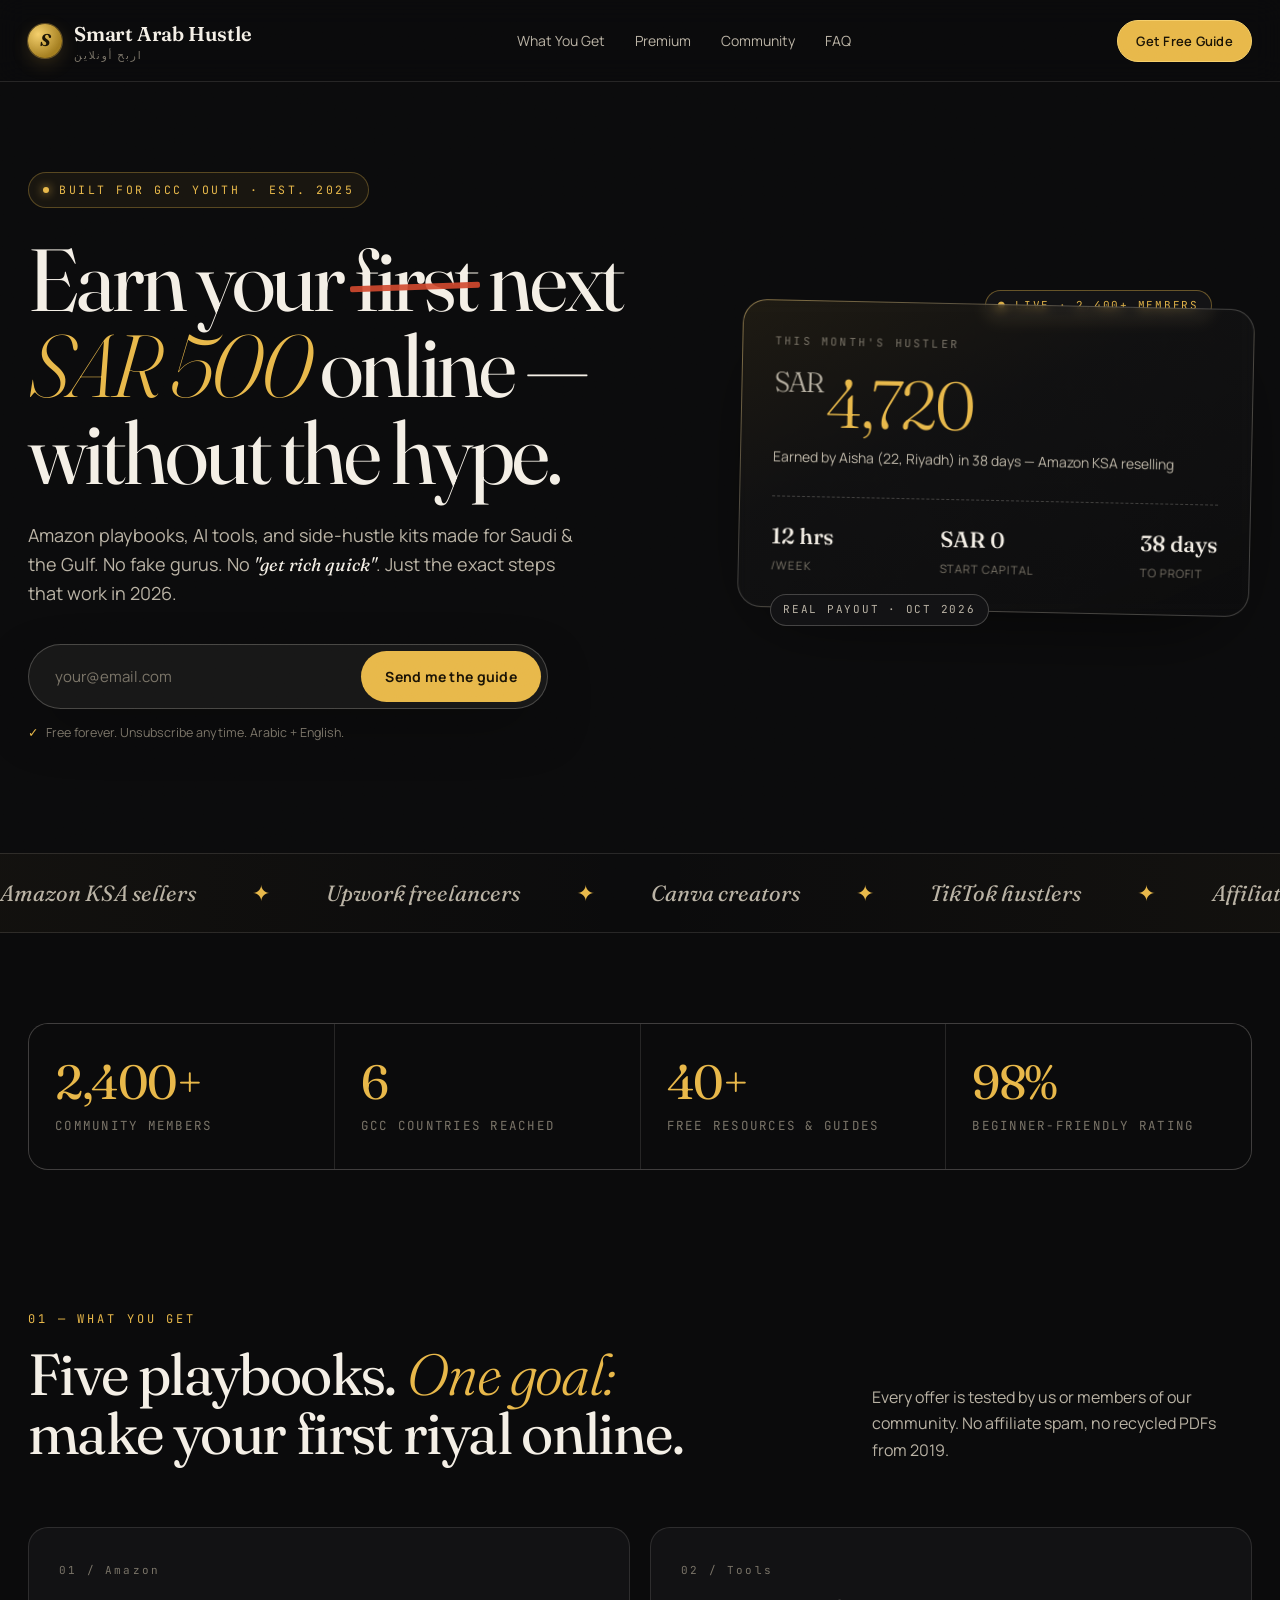
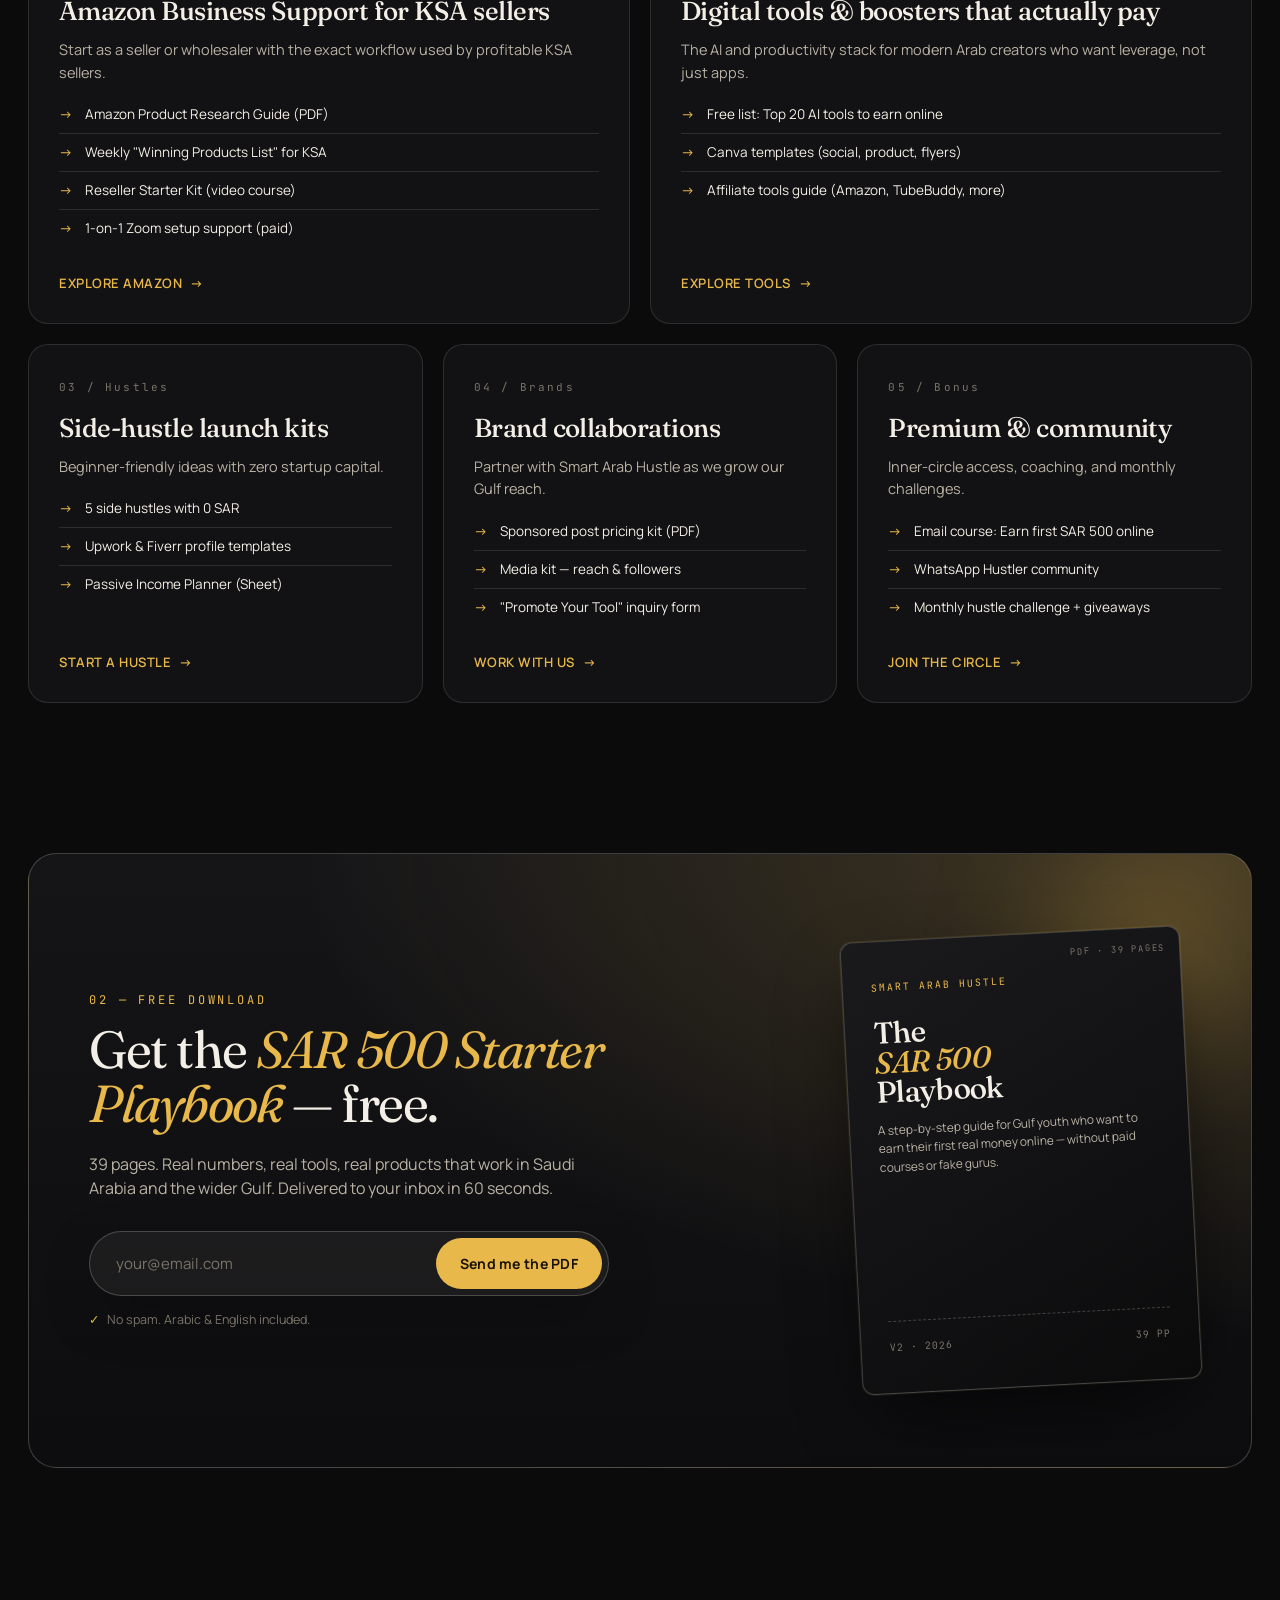
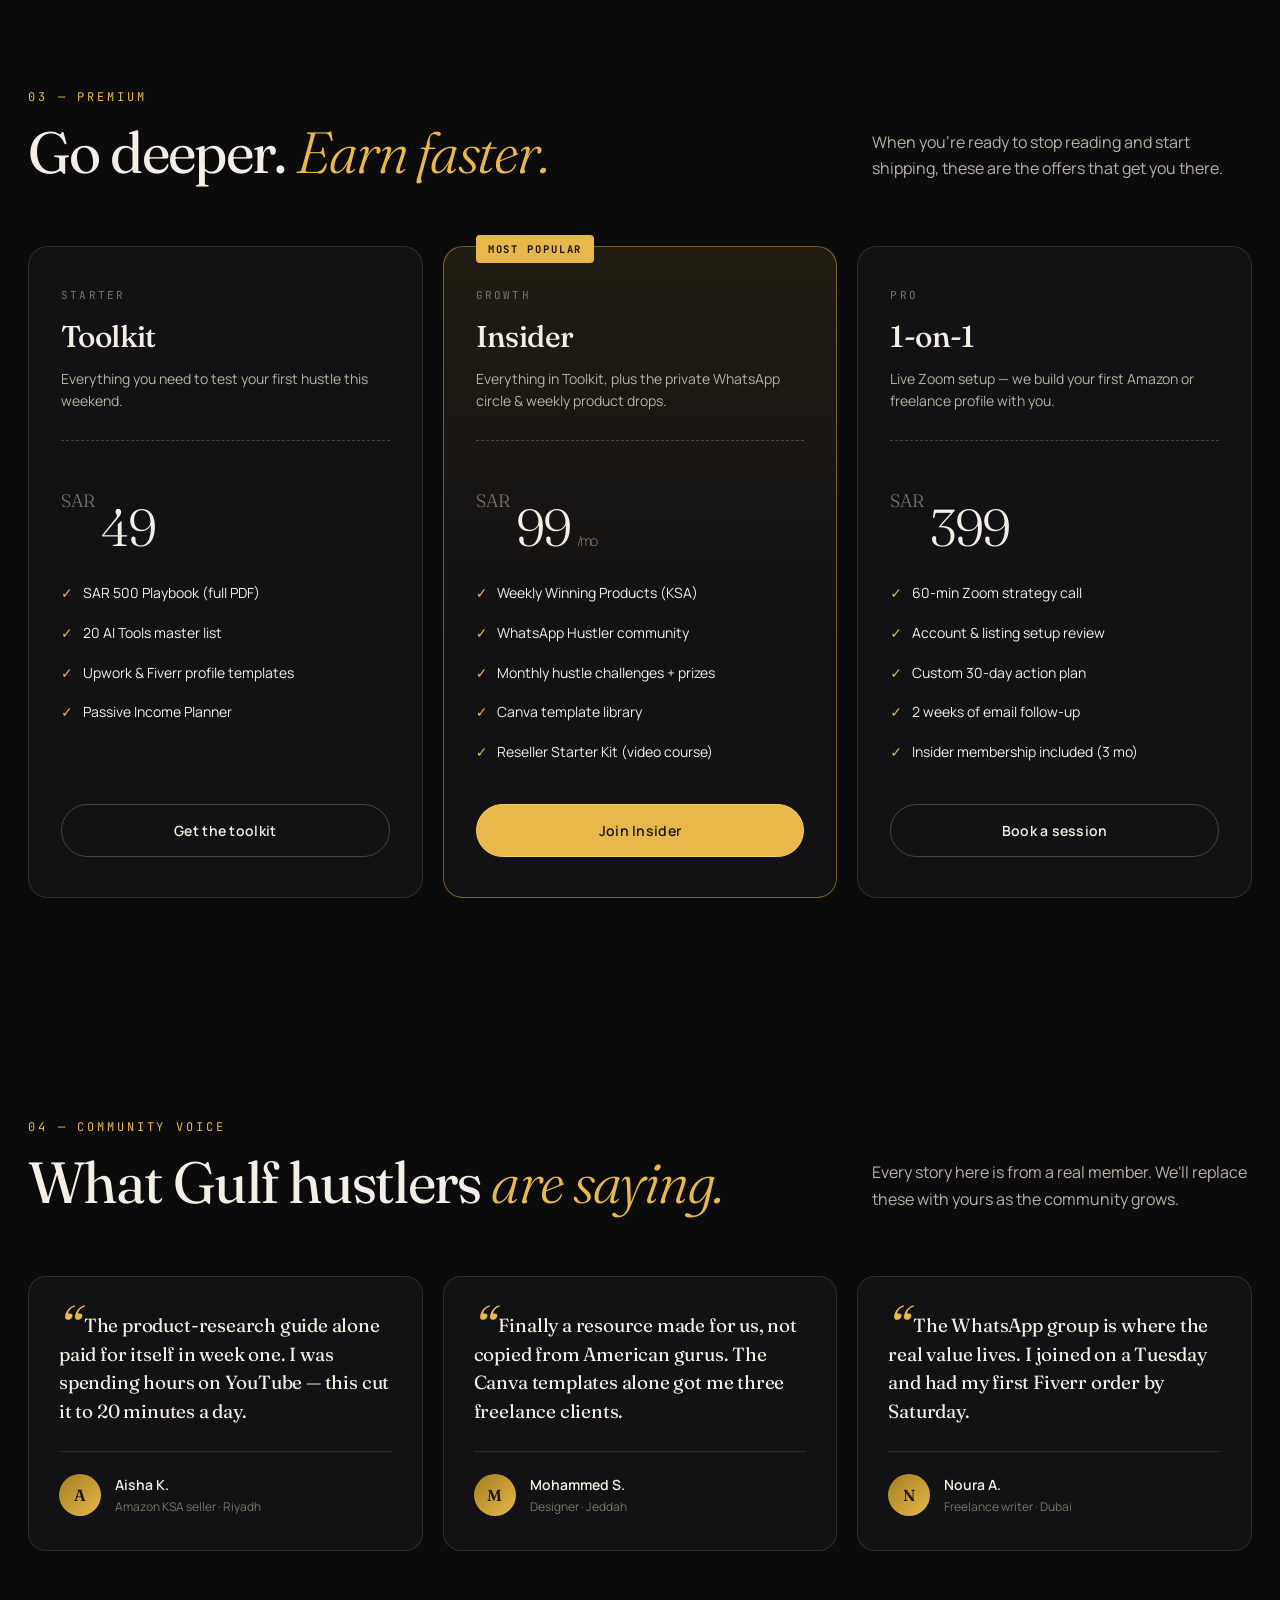
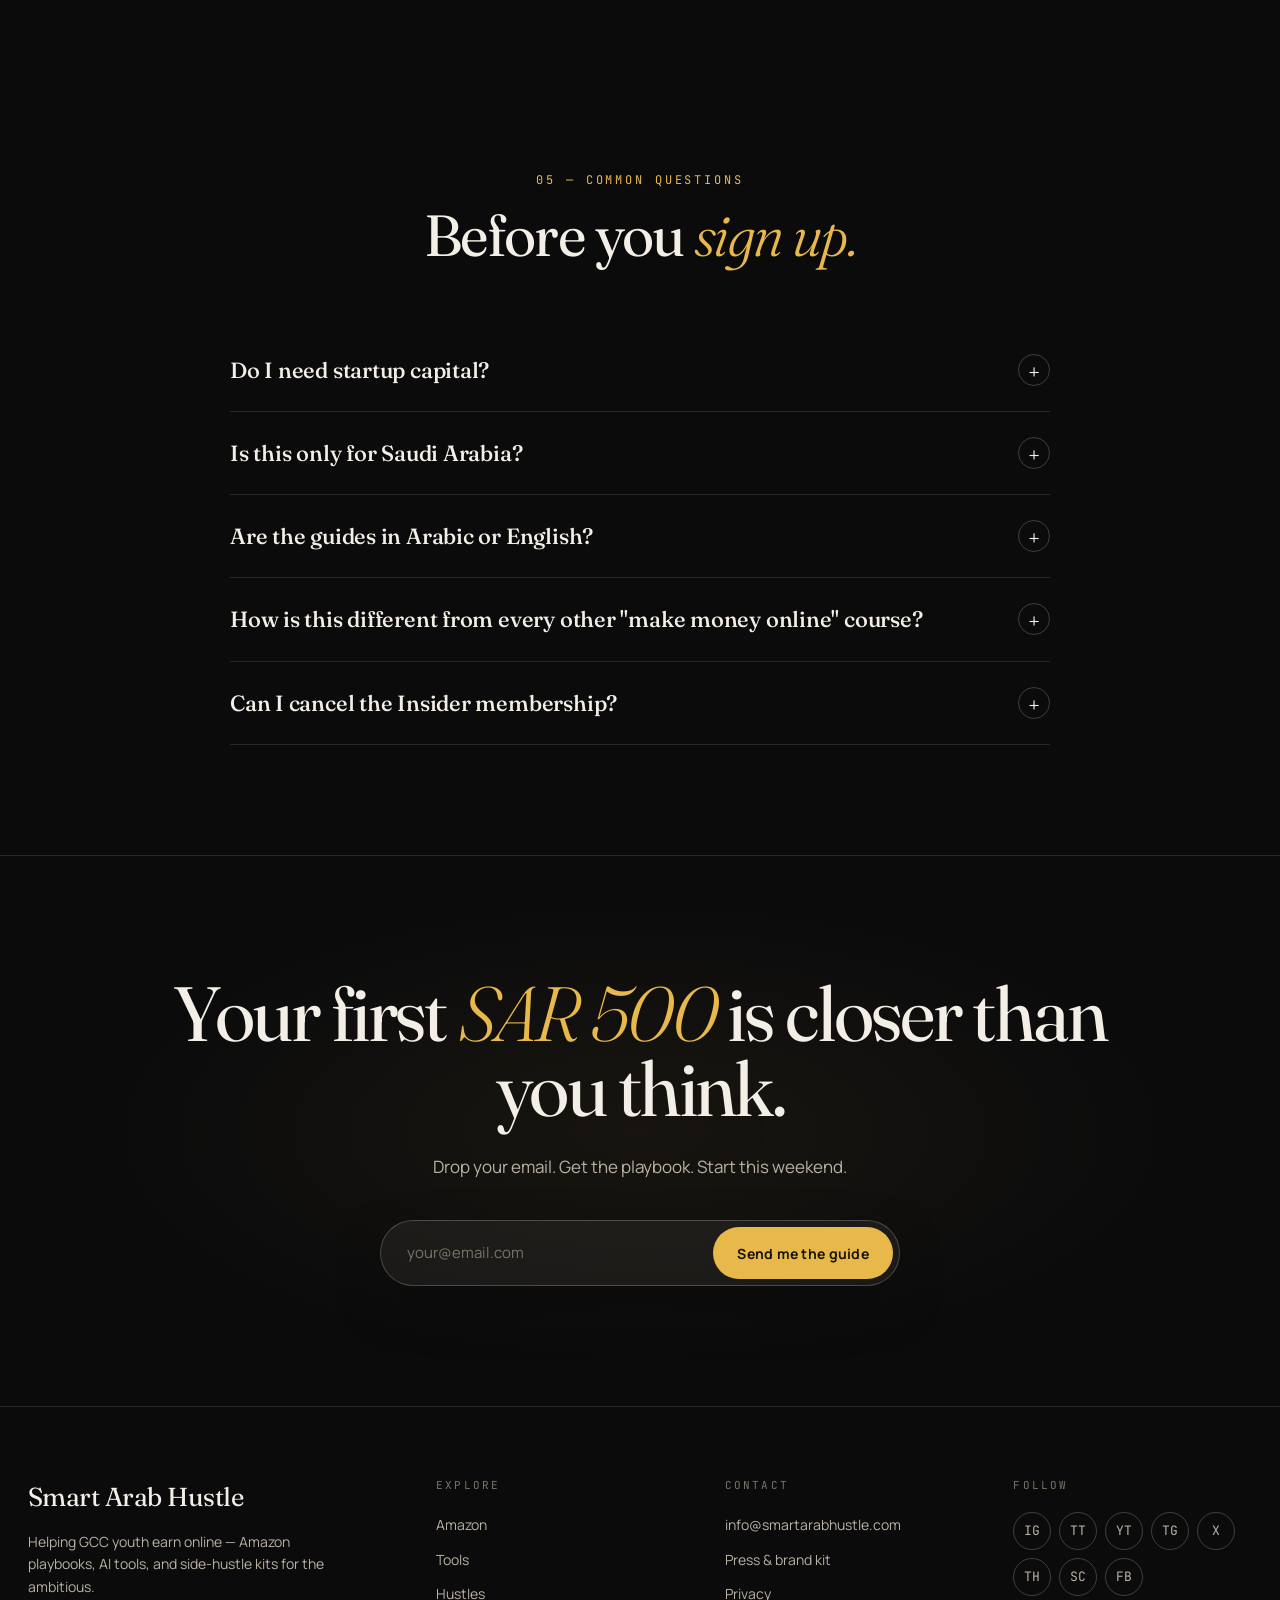
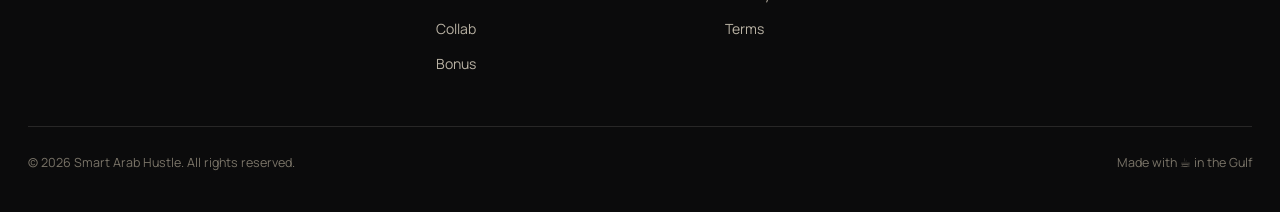
<file: index.html>
<!DOCTYPE html>
<html lang="en">
<head>
<meta charset="UTF-8" />
<meta name="viewport" content="width=device-width, initial-scale=1.0" />
<title>Smart Arab Hustle — Helping GCC Youth Earn Online</title>
<meta name="description" content="Amazon tips, digital tools & passive income playbooks for ambitious Gulf youth. Start earning your first SAR 500 online — free guide inside." />
<link rel="preconnect" href="https://fonts.googleapis.com">
<link rel="preconnect" href="https://fonts.gstatic.com" crossorigin>
<link href="https://fonts.googleapis.com/css2?family=Fraunces:ital,opsz,wght@0,9..144,300..900;1,9..144,300..900&family=Manrope:wght@300;400;500;600;700;800&family=JetBrains+Mono:wght@400;500&display=swap" rel="stylesheet">
<style>
  :root{
    --bg:#0B0B0C;
    --bg-2:#121214;
    --ink:#F4EFE6;
    --ink-dim:#B9B2A4;
    --ink-muted:#7A7468;
    --gold:#E8B84A;
    --gold-2:#F5CF6B;
    --gold-deep:#A47E20;
    --crimson:#D2492E;
    --line:rgba(244,239,230,0.12);
    --line-strong:rgba(244,239,230,0.22);
    --serif:"Fraunces", ui-serif, Georgia, serif;
    --sans:"Manrope", system-ui, -apple-system, sans-serif;
    --mono:"JetBrains Mono", ui-monospace, monospace;
  }
  *{box-sizing:border-box;margin:0;padding:0}
  html{scroll-behavior:smooth}
  body{
    background:var(--bg);
    color:var(--ink);
    font-family:var(--sans);
    font-weight:400;
    line-height:1.55;
    -webkit-font-smoothing:antialiased;
    overflow-x:hidden;
  }
  a{color:inherit;text-decoration:none}
  img{max-width:100%;display:block}
  ::selection{background:var(--gold);color:#000}

  /* ---------- Atmosphere / grain ---------- */
  body::before{
    content:"";
    position:fixed;inset:0;
    background-image:url("data:image/svg+xml;utf8,<svg xmlns='http://www.w3.org/2000/svg' width='200' height='200'><filter id='n'><feTurbulence type='fractalNoise' baseFrequency='0.85' numOctaves='2' stitchTiles='stitch'/><feColorMatrix values='0 0 0 0 1  0 0 0 0 0.95  0 0 0 0 0.82  0 0 0 0.08 0'/></filter><rect width='100%25' height='100%25' filter='url(%23n)'/></svg>");
    opacity:.35;pointer-events:none;z-index:100;mix-blend-mode:overlay;
  }

  /* ---------- Nav ---------- */
  .nav{
    position:sticky;top:0;z-index:50;
    backdrop-filter:blur(14px);
    background:rgba(11,11,12,0.72);
    border-bottom:1px solid var(--line);
  }
  .nav-inner{
    max-width:1280px;margin:0 auto;
    padding:18px 28px;
    display:flex;align-items:center;justify-content:space-between;gap:24px;
  }
  .brand{display:flex;align-items:center;gap:12px;font-family:var(--serif);font-weight:600;font-size:20px;letter-spacing:-0.01em}
  .brand-mark{
    width:34px;height:34px;border-radius:50%;
    background:radial-gradient(circle at 30% 30%, var(--gold-2), var(--gold-deep) 70%);
    display:grid;place-items:center;
    font-family:var(--serif);font-weight:700;font-size:17px;color:#1a1305;font-style:italic;
    box-shadow:0 0 0 1px rgba(232,184,74,0.35), 0 6px 18px rgba(232,184,74,0.18);
  }
  .brand small{display:block;font-family:var(--sans);font-size:10.5px;font-weight:500;letter-spacing:0.18em;text-transform:uppercase;color:var(--ink-muted);margin-top:-2px}
  .nav-links{display:flex;gap:30px;font-size:14px;color:var(--ink-dim)}
  .nav-links a{transition:color .2s}
  .nav-links a:hover{color:var(--gold)}
  .nav-cta{
    font-size:13px;font-weight:600;letter-spacing:0.02em;
    padding:10px 18px;border-radius:999px;
    background:var(--gold);color:#1a1305;
    transition:transform .2s, box-shadow .2s;
    border:1px solid var(--gold-2);
  }
  .nav-cta:hover{transform:translateY(-1px);box-shadow:0 8px 22px rgba(232,184,74,0.28)}
  @media (max-width:820px){.nav-links{display:none}}

  /* ---------- Hero ---------- */
  .hero{
    position:relative;
    padding:90px 28px 110px;
    max-width:1280px;margin:0 auto;
    overflow:hidden;
  }
  .hero-grid{
    display:grid;
    grid-template-columns:1.25fr 1fr;
    gap:72px;
    align-items:center;
  }
  @media (max-width:960px){.hero-grid{grid-template-columns:1fr;gap:56px}.hero{padding:56px 22px 72px}}

  .eyebrow{
    display:inline-flex;align-items:center;gap:10px;
    font-family:var(--mono);font-size:11.5px;letter-spacing:0.22em;text-transform:uppercase;
    color:var(--gold);
    padding:8px 14px;border:1px solid rgba(232,184,74,0.3);border-radius:999px;
    background:rgba(232,184,74,0.06);
    margin-bottom:28px;
  }
  .eyebrow .dot{width:6px;height:6px;border-radius:50%;background:var(--gold);box-shadow:0 0 10px var(--gold);animation:pulse 2s infinite}
  @keyframes pulse{0%,100%{opacity:1}50%{opacity:.4}}

  h1.display{
    font-family:var(--serif);
    font-weight:400;
    font-size:clamp(44px, 7vw, 88px);
    line-height:0.98;
    letter-spacing:-0.035em;
    margin-bottom:26px;
  }
  h1.display em{
    font-style:italic;
    font-weight:300;
    color:var(--gold);
    font-variation-settings:"opsz" 144;
  }
  h1.display .strike{position:relative;white-space:nowrap}
  h1.display .strike::after{
    content:"";position:absolute;left:-4%;right:-4%;top:55%;height:6px;
    background:var(--crimson);transform:rotate(-2deg);border-radius:2px;opacity:.9;
  }

  .hero-sub{
    font-size:18px;color:var(--ink-dim);max-width:560px;
    margin-bottom:36px;line-height:1.6;
  }
  .hero-sub .ar{font-family:var(--serif);color:var(--ink);font-style:italic}

  /* Email capture */
  .capture{
    display:flex;gap:10px;max-width:520px;
    padding:6px;border-radius:999px;
    background:rgba(244,239,230,0.05);
    border:1px solid var(--line-strong);
    box-shadow:0 20px 60px -20px rgba(0,0,0,0.6);
  }
  .capture input{
    flex:1;background:transparent;border:0;outline:0;color:var(--ink);
    padding:14px 20px;font:inherit;font-size:15px;
  }
  .capture input::placeholder{color:var(--ink-muted)}
  .capture button{
    cursor:pointer;border:0;
    padding:13px 24px;border-radius:999px;
    background:var(--gold);color:#1a1305;
    font-family:var(--sans);font-weight:700;font-size:14px;letter-spacing:0.02em;
    transition:transform .15s, box-shadow .2s;
  }
  .capture button:hover{transform:translateY(-1px);box-shadow:0 10px 28px rgba(232,184,74,0.3)}
  .capture-note{margin-top:14px;font-size:12.5px;color:var(--ink-muted);display:flex;align-items:center;gap:8px}
  .capture-note::before{content:"✓";color:var(--gold);font-weight:700}

  /* Hero side card */
  .hero-card{
    position:relative;
    padding:32px;
    border:1px solid var(--line-strong);
    border-radius:24px;
    background:linear-gradient(155deg, rgba(232,184,74,0.08), rgba(244,239,230,0.02) 40%, rgba(11,11,12,0.1));
    backdrop-filter:blur(6px);
    transform:rotate(1.2deg);
    box-shadow:0 30px 80px -30px rgba(0,0,0,0.8);
  }
  .hero-card::before{
    content:"";position:absolute;inset:-1px;border-radius:inherit;
    background:linear-gradient(145deg, rgba(232,184,74,0.4), transparent 40%);
    -webkit-mask:linear-gradient(#000,#000) content-box, linear-gradient(#000,#000);
    -webkit-mask-composite:xor;mask-composite:exclude;padding:1px;pointer-events:none;
  }
  .hc-label{font-family:var(--mono);font-size:11px;letter-spacing:0.2em;text-transform:uppercase;color:var(--ink-muted);margin-bottom:18px}
  .hc-big{font-family:var(--serif);font-size:68px;font-weight:300;letter-spacing:-0.03em;line-height:1;color:var(--gold)}
  .hc-big sup{font-size:28px;vertical-align:top;margin-right:4px;color:var(--ink-dim)}
  .hc-cap{font-size:14px;color:var(--ink-dim);margin-top:10px}
  .hc-row{display:flex;justify-content:space-between;margin-top:28px;padding-top:22px;border-top:1px dashed var(--line-strong)}
  .hc-row div{font-size:13px}
  .hc-row .v{font-family:var(--serif);font-size:22px;color:var(--ink);display:block;margin-bottom:2px;font-weight:500}
  .hc-row .k{color:var(--ink-muted);font-size:11.5px;letter-spacing:0.08em;text-transform:uppercase}

  /* Floating tags */
  .float-tag{
    position:absolute;
    font-family:var(--mono);font-size:11px;letter-spacing:0.16em;text-transform:uppercase;
    padding:6px 12px;border-radius:999px;
    background:var(--bg-2);border:1px solid var(--line-strong);color:var(--ink-dim);
  }
  .ft-1{top:-14px;right:40px;color:var(--gold);border-color:rgba(232,184,74,0.4)}
  .ft-2{bottom:-14px;left:30px}

  /* ---------- Marquee / social proof ---------- */
  .marquee{
    border-top:1px solid var(--line);border-bottom:1px solid var(--line);
    padding:22px 0;
    background:linear-gradient(90deg, rgba(232,184,74,0.03), transparent, rgba(232,184,74,0.03));
    overflow:hidden;
    position:relative;
  }
  .marquee-track{
    display:flex;gap:56px;white-space:nowrap;
    animation:marquee 40s linear infinite;
    font-family:var(--serif);font-style:italic;font-size:22px;color:var(--ink-dim);
  }
  .marquee-track span{display:flex;align-items:center;gap:56px}
  .marquee-track .sep{color:var(--gold);font-style:normal;font-family:var(--sans)}
  @keyframes marquee{to{transform:translateX(-50%)}}

  /* ---------- Section base ---------- */
  section{padding:110px 28px;max-width:1280px;margin:0 auto;position:relative}
  @media (max-width:700px){section{padding:72px 22px}}

  .sec-head{display:flex;justify-content:space-between;align-items:flex-end;gap:40px;margin-bottom:64px;flex-wrap:wrap}
  .sec-num{font-family:var(--mono);font-size:12px;letter-spacing:0.24em;color:var(--gold);text-transform:uppercase}
  .sec-title{
    font-family:var(--serif);font-weight:400;
    font-size:clamp(34px, 4.6vw, 58px);line-height:1.02;letter-spacing:-0.028em;
    max-width:720px;margin-top:16px;
  }
  .sec-title em{font-style:italic;color:var(--gold);font-weight:300}
  .sec-lead{color:var(--ink-dim);font-size:16px;max-width:380px;line-height:1.65}

  /* ---------- Offers grid ---------- */
  .offers{display:grid;grid-template-columns:repeat(6, 1fr);gap:20px}
  @media (max-width:900px){.offers{grid-template-columns:repeat(2,1fr)}}
  @media (max-width:560px){.offers{grid-template-columns:1fr}}

  .offer{
    grid-column:span 2;
    position:relative;
    padding:34px 30px 30px;
    border:1px solid var(--line);border-radius:20px;
    background:var(--bg-2);
    transition:transform .35s ease, border-color .35s ease, background .35s ease;
    overflow:hidden;
    display:flex;flex-direction:column;
    min-height:340px;
  }
  .offer:nth-child(1){grid-column:span 3}
  .offer:nth-child(2){grid-column:span 3}
  .offer:nth-child(3){grid-column:span 2}
  .offer:nth-child(4){grid-column:span 2}
  .offer:nth-child(5){grid-column:span 2}
  @media (max-width:900px){
    .offer,.offer:nth-child(n){grid-column:span 2}
  }
  @media (max-width:560px){.offer,.offer:nth-child(n){grid-column:span 1}}

  .offer:hover{transform:translateY(-4px);border-color:rgba(232,184,74,0.35);background:#151518}
  .offer::before{
    content:"";position:absolute;top:0;left:0;right:0;height:2px;
    background:linear-gradient(90deg, var(--gold), transparent);
    opacity:0;transition:opacity .35s;
  }
  .offer:hover::before{opacity:1}

  .offer-num{font-family:var(--mono);font-size:11px;letter-spacing:0.2em;color:var(--ink-muted);margin-bottom:18px}
  .offer h3{font-family:var(--serif);font-weight:500;font-size:26px;letter-spacing:-0.02em;margin-bottom:12px;line-height:1.15}
  .offer p.desc{color:var(--ink-dim);font-size:14.5px;margin-bottom:20px;line-height:1.55}
  .offer ul{list-style:none;margin-bottom:auto;padding:0}
  .offer ul li{
    font-size:13.5px;color:var(--ink);padding:8px 0;border-top:1px solid var(--line);
    display:flex;align-items:flex-start;gap:12px;
  }
  .offer ul li:first-child{border-top:0;padding-top:0}
  .offer ul li::before{
    content:"→";color:var(--gold);font-weight:500;flex-shrink:0;
  }
  .offer .cta{
    margin-top:26px;display:inline-flex;align-items:center;gap:8px;
    font-size:13px;font-weight:600;letter-spacing:0.04em;text-transform:uppercase;
    color:var(--gold);
  }
  .offer .cta .arrow{transition:transform .25s}
  .offer:hover .cta .arrow{transform:translateX(6px)}

  /* ---------- Premium pricing ---------- */
  .pricing{
    display:grid;grid-template-columns:repeat(3,1fr);gap:20px;
  }
  @media (max-width:900px){.pricing{grid-template-columns:1fr}}

  .price-card{
    position:relative;
    padding:40px 32px;border-radius:20px;
    border:1px solid var(--line);background:var(--bg-2);
    display:flex;flex-direction:column;
  }
  .price-card.featured{
    background:linear-gradient(180deg, rgba(232,184,74,0.1), var(--bg-2) 60%);
    border-color:rgba(232,184,74,0.45);
    transform:scale(1.02);
  }
  @media (max-width:900px){.price-card.featured{transform:none}}

  .badge{
    position:absolute;top:-12px;left:32px;
    background:var(--gold);color:#1a1305;
    font-family:var(--mono);font-size:10.5px;letter-spacing:0.18em;text-transform:uppercase;
    padding:6px 12px;border-radius:4px;font-weight:700;
  }
  .price-tier{font-family:var(--mono);font-size:11px;letter-spacing:0.2em;color:var(--ink-muted);text-transform:uppercase;margin-bottom:10px}
  .price-name{font-family:var(--serif);font-size:30px;font-weight:500;letter-spacing:-0.02em;margin-bottom:8px}
  .price-amt{font-family:var(--serif);font-size:52px;font-weight:300;color:var(--ink);letter-spacing:-0.03em;margin:18px 0 6px}
  .price-amt .cur{font-size:18px;color:var(--ink-muted);vertical-align:top;margin-right:6px;letter-spacing:0}
  .price-amt .per{font-size:14px;color:var(--ink-muted);font-family:var(--sans);margin-left:6px}
  .price-desc{font-size:14px;color:var(--ink-dim);margin-bottom:28px;padding-bottom:28px;border-bottom:1px dashed var(--line-strong)}
  .price-list{list-style:none;margin-bottom:32px}
  .price-list li{font-size:14px;padding:9px 0;color:var(--ink);display:flex;align-items:flex-start;gap:10px}
  .price-list li::before{content:"✓";color:var(--gold);font-weight:700;flex-shrink:0}
  .price-btn{
    margin-top:auto;display:block;text-align:center;
    padding:15px 20px;border-radius:999px;
    font-weight:600;font-size:14px;letter-spacing:0.02em;
    transition:all .2s;
  }
  .btn-solid{background:var(--gold);color:#1a1305;border:1px solid var(--gold-2)}
  .btn-solid:hover{transform:translateY(-1px);box-shadow:0 10px 28px rgba(232,184,74,0.3)}
  .btn-ghost{background:transparent;color:var(--ink);border:1px solid var(--line-strong)}
  .btn-ghost:hover{border-color:var(--gold);color:var(--gold)}

  /* ---------- Stats strip ---------- */
  .stats{
    display:grid;grid-template-columns:repeat(4,1fr);gap:1px;
    background:var(--line);border:1px solid var(--line);border-radius:20px;overflow:hidden;
  }
  @media (max-width:780px){.stats{grid-template-columns:repeat(2,1fr)}}
  .stat{padding:34px 26px;background:var(--bg)}
  .stat .n{font-family:var(--serif);font-size:48px;font-weight:400;letter-spacing:-0.03em;color:var(--gold);line-height:1}
  .stat .l{font-size:12.5px;color:var(--ink-muted);letter-spacing:0.1em;text-transform:uppercase;margin-top:10px;font-family:var(--mono)}

  /* ---------- Free magnet block ---------- */
  .magnet{
    position:relative;
    padding:80px 60px;
    border-radius:28px;
    background:
      radial-gradient(ellipse at top right, rgba(232,184,74,0.22), transparent 55%),
      linear-gradient(180deg, #151518, #0D0D0F);
    border:1px solid var(--line-strong);
    overflow:hidden;
  }
  @media (max-width:700px){.magnet{padding:52px 28px}}
  .magnet::before{
    content:"";position:absolute;right:-60px;top:-60px;width:320px;height:320px;
    background:radial-gradient(circle, rgba(232,184,74,0.4), transparent 60%);
    filter:blur(60px);pointer-events:none;
  }
  .magnet-inner{display:grid;grid-template-columns:1.3fr 1fr;gap:60px;align-items:center;position:relative}
  @media (max-width:860px){.magnet-inner{grid-template-columns:1fr;gap:40px}}
  .magnet-title{font-family:var(--serif);font-size:clamp(32px,4.2vw,52px);line-height:1.02;letter-spacing:-0.028em;font-weight:400}
  .magnet-title em{font-style:italic;color:var(--gold)}
  .magnet-desc{color:var(--ink-dim);margin:22px 0 30px;font-size:16px;max-width:520px}

  .mockup{
    position:relative;aspect-ratio:3/4;max-width:340px;margin-left:auto;
    background:linear-gradient(150deg, #1a1a1d, #0b0b0c);
    border:1px solid var(--line-strong);border-radius:12px;
    padding:38px 28px;display:flex;flex-direction:column;
    box-shadow:0 30px 80px -20px rgba(0,0,0,0.7), 0 0 0 1px rgba(232,184,74,0.1);
    transform:rotate(-3deg);
  }
  .mockup::after{
    content:"PDF · 39 PAGES";position:absolute;top:14px;right:14px;
    font-family:var(--mono);font-size:9px;letter-spacing:0.2em;color:var(--ink-muted);
  }
  .mockup .m-label{font-family:var(--mono);font-size:10px;letter-spacing:0.2em;color:var(--gold);margin-bottom:22px}
  .mockup .m-title{font-family:var(--serif);font-size:30px;line-height:1;letter-spacing:-0.02em;font-weight:500;margin-bottom:14px}
  .mockup .m-title em{color:var(--gold);font-style:italic}
  .mockup .m-sub{font-size:12px;color:var(--ink-dim);margin-bottom:auto}
  .mockup .m-foot{padding-top:18px;border-top:1px dashed var(--line-strong);display:flex;justify-content:space-between;font-size:10px;color:var(--ink-muted);font-family:var(--mono);letter-spacing:0.1em;text-transform:uppercase}

  /* ---------- Testimonials ---------- */
  .tests{display:grid;grid-template-columns:repeat(3,1fr);gap:20px}
  @media (max-width:900px){.tests{grid-template-columns:1fr}}
  .test{
    padding:34px 30px;border-radius:18px;border:1px solid var(--line);background:var(--bg-2);
    position:relative;
  }
  .test .quote{font-family:var(--serif);font-size:19px;line-height:1.5;font-weight:400;letter-spacing:-0.01em;margin-bottom:26px}
  .test .quote::before{content:"“";font-size:54px;color:var(--gold);line-height:0;vertical-align:-14px;margin-right:4px;font-style:italic}
  .test .who{display:flex;align-items:center;gap:14px;padding-top:22px;border-top:1px solid var(--line)}
  .test .avatar{
    width:42px;height:42px;border-radius:50%;flex-shrink:0;
    background:linear-gradient(135deg, var(--gold-deep), var(--gold));
    display:grid;place-items:center;font-family:var(--serif);font-weight:600;color:#1a1305;font-size:16px;
  }
  .test .name{font-size:14px;font-weight:600}
  .test .role{font-size:12px;color:var(--ink-muted);margin-top:2px}

  /* ---------- FAQ ---------- */
  .faqs{max-width:820px;margin:0 auto}
  .faq{
    border-bottom:1px solid var(--line);padding:24px 0;cursor:pointer;
  }
  .faq summary{
    display:flex;justify-content:space-between;align-items:center;gap:20px;
    font-family:var(--serif);font-size:22px;font-weight:500;letter-spacing:-0.01em;
    list-style:none;cursor:pointer;
  }
  .faq summary::-webkit-details-marker{display:none}
  .faq .chev{width:32px;height:32px;border-radius:50%;border:1px solid var(--line-strong);display:grid;place-items:center;flex-shrink:0;transition:all .25s}
  .faq[open] .chev{background:var(--gold);color:#1a1305;border-color:var(--gold);transform:rotate(45deg)}
  .faq p{margin-top:16px;color:var(--ink-dim);font-size:15px;max-width:680px;line-height:1.65}

  /* ---------- Final CTA ---------- */
  .final{
    text-align:center;padding:120px 28px;
    border-top:1px solid var(--line);border-bottom:1px solid var(--line);
    background:radial-gradient(ellipse at center, rgba(232,184,74,0.06), transparent 60%);
  }
  .final h2{font-family:var(--serif);font-size:clamp(40px,6vw,80px);line-height:0.98;letter-spacing:-0.035em;font-weight:400;max-width:1000px;margin:0 auto 28px}
  .final h2 em{font-style:italic;color:var(--gold);font-weight:300}
  .final p{color:var(--ink-dim);max-width:560px;margin:0 auto 40px;font-size:17px}
  .final .capture{margin:0 auto}

  /* ---------- Footer ---------- */
  footer{padding:70px 28px 40px;max-width:1280px;margin:0 auto}
  .foot-top{display:grid;grid-template-columns:1.5fr 1fr 1fr 1fr;gap:50px;margin-bottom:50px}
  @media (max-width:820px){.foot-top{grid-template-columns:1fr 1fr;gap:40px}}
  .foot-brand{font-family:var(--serif);font-size:26px;letter-spacing:-0.02em;margin-bottom:14px}
  .foot-tag{color:var(--ink-dim);font-size:14px;max-width:320px;line-height:1.6}
  .foot-head{font-family:var(--mono);font-size:11px;letter-spacing:0.2em;color:var(--ink-muted);text-transform:uppercase;margin-bottom:18px}
  .foot-list{list-style:none;display:flex;flex-direction:column;gap:10px}
  .foot-list a{color:var(--ink-dim);font-size:14px;transition:color .2s}
  .foot-list a:hover{color:var(--gold)}
  .socials{display:flex;flex-wrap:wrap;gap:8px}
  .socials a{
    width:38px;height:38px;border-radius:50%;border:1px solid var(--line-strong);
    display:grid;place-items:center;color:var(--ink-dim);font-size:13px;
    transition:all .25s;font-family:var(--mono);letter-spacing:0.02em;
  }
  .socials a:hover{border-color:var(--gold);color:var(--gold);transform:translateY(-2px)}
  .foot-bottom{display:flex;justify-content:space-between;align-items:center;padding-top:26px;border-top:1px solid var(--line);font-size:12.5px;color:var(--ink-muted);flex-wrap:wrap;gap:14px}

  /* ---------- Reveal animations ---------- */
  .reveal{opacity:0;transform:translateY(24px);transition:opacity .9s ease, transform .9s ease}
  .reveal.in{opacity:1;transform:none}
</style>
</head>
<body>

<!-- NAV -->
<nav class="nav">
  <div class="nav-inner">
    <a href="#" class="brand">
      <span class="brand-mark">S</span>
      <span>Smart Arab Hustle<small>اربح أونلاين</small></span>
    </a>
    <div class="nav-links">
      <a href="#offers">What You Get</a>
      <a href="#premium">Premium</a>
      <a href="#proof">Community</a>
      <a href="#faq">FAQ</a>
    </div>
    <a href="#free" class="nav-cta">Get Free Guide</a>
  </div>
</nav>

<!-- HERO -->
<header class="hero">
  <div class="hero-grid">
    <div>
      <div class="eyebrow"><span class="dot"></span>Built for GCC youth · est. 2025</div>
      <h1 class="display">
        Earn your <span class="strike">first</span> next<br>
        <em>SAR 500</em> online —<br>
        without the hype.
      </h1>
      <p class="hero-sub">
        Amazon playbooks, AI tools, and side-hustle kits made for Saudi &amp; the Gulf.
        No fake gurus. No <span class="ar">"get rich quick"</span>. Just the exact steps that work in 2026.
      </p>

      <form class="capture" id="heroForm" onsubmit="return handleSubmit(event,'hero')">
        <input type="email" placeholder="your@email.com" required aria-label="email"/>
        <button type="submit">Send me the guide</button>
      </form>
      <div class="capture-note">Free forever. Unsubscribe anytime. Arabic + English.</div>
    </div>

    <div style="position:relative">
      <span class="float-tag ft-1">● Live · 2,400+ members</span>
      <div class="hero-card">
        <div class="hc-label">This month's hustler</div>
        <div class="hc-big"><sup>SAR</sup>4,720</div>
        <div class="hc-cap">Earned by Aisha (22, Riyadh) in 38 days — Amazon KSA reselling</div>
        <div class="hc-row">
          <div><span class="v">12 hrs</span><span class="k">/week</span></div>
          <div><span class="v">SAR 0</span><span class="k">Start capital</span></div>
          <div><span class="v">38 days</span><span class="k">To profit</span></div>
        </div>
      </div>
      <span class="float-tag ft-2">Real payout · Oct 2026</span>
    </div>
  </div>
</header>

<!-- MARQUEE -->
<div class="marquee" aria-hidden="true">
  <div class="marquee-track">
    <span>Amazon KSA sellers <span class="sep">✦</span> Upwork freelancers <span class="sep">✦</span> Canva creators <span class="sep">✦</span> TikTok hustlers <span class="sep">✦</span> Affiliate marketers <span class="sep">✦</span> AI tool builders <span class="sep">✦</span></span>
    <span>Amazon KSA sellers <span class="sep">✦</span> Upwork freelancers <span class="sep">✦</span> Canva creators <span class="sep">✦</span> TikTok hustlers <span class="sep">✦</span> Affiliate marketers <span class="sep">✦</span> AI tool builders <span class="sep">✦</span></span>
  </div>
</div>

<!-- STATS -->
<section style="padding-top:90px;padding-bottom:30px">
  <div class="stats reveal">
    <div class="stat"><div class="n">2,400+</div><div class="l">Community members</div></div>
    <div class="stat"><div class="n">6</div><div class="l">GCC countries reached</div></div>
    <div class="stat"><div class="n">40+</div><div class="l">Free resources &amp; guides</div></div>
    <div class="stat"><div class="n">98%</div><div class="l">Beginner-friendly rating</div></div>
  </div>
</section>

<!-- OFFERS -->
<section id="offers">
  <div class="sec-head reveal">
    <div>
      <div class="sec-num">01 — What you get</div>
      <h2 class="sec-title">Five playbooks. <em>One goal:</em> make your first riyal online.</h2>
    </div>
    <p class="sec-lead">Every offer is tested by us or members of our community. No affiliate spam, no recycled PDFs from 2019.</p>
  </div>

  <div class="offers">
    <article class="offer reveal">
      <div class="offer-num">01 / Amazon</div>
      <h3>Amazon Business Support for KSA sellers</h3>
      <p class="desc">Start as a seller or wholesaler with the exact workflow used by profitable KSA sellers.</p>
      <ul>
        <li>Amazon Product Research Guide (PDF)</li>
        <li>Weekly "Winning Products List" for KSA</li>
        <li>Reseller Starter Kit (video course)</li>
        <li>1-on-1 Zoom setup support (paid)</li>
      </ul>
      <a href="/amazon.html" class="cta">Explore Amazon <span class="arrow">→</span></a>
    </article>

    <article class="offer reveal">
      <div class="offer-num">02 / Tools</div>
      <h3>Digital tools &amp; boosters that actually pay</h3>
      <p class="desc">The AI and productivity stack for modern Arab creators who want leverage, not just apps.</p>
      <ul>
        <li>Free list: Top 20 AI tools to earn online</li>
        <li>Canva templates (social, product, flyers)</li>
        <li>Affiliate tools guide (Amazon, TubeBuddy, more)</li>
      </ul>
      <a href="/tools.html" class="cta">Explore tools <span class="arrow">→</span></a>
    </article>

    <article class="offer reveal">
      <div class="offer-num">03 / Hustles</div>
      <h3>Side-hustle launch kits</h3>
      <p class="desc">Beginner-friendly ideas with zero startup capital.</p>
      <ul>
        <li>5 side hustles with 0 SAR</li>
        <li>Upwork &amp; Fiverr profile templates</li>
        <li>Passive Income Planner (Sheet)</li>
      </ul>
      <a href="/hustles.html" class="cta">Start a hustle <span class="arrow">→</span></a>
    </article>

    <article class="offer reveal">
      <div class="offer-num">04 / Brands</div>
      <h3>Brand collaborations</h3>
      <p class="desc">Partner with Smart Arab Hustle as we grow our Gulf reach.</p>
      <ul>
        <li>Sponsored post pricing kit (PDF)</li>
        <li>Media kit — reach &amp; followers</li>
        <li>"Promote Your Tool" inquiry form</li>
      </ul>
      <a href="/collab.html" class="cta">Work with us <span class="arrow">→</span></a>
    </article>

    <article class="offer reveal">
      <div class="offer-num">05 / Bonus</div>
      <h3>Premium &amp; community</h3>
      <p class="desc">Inner-circle access, coaching, and monthly challenges.</p>
      <ul>
        <li>Email course: Earn first SAR 500 online</li>
        <li>WhatsApp Hustler community</li>
        <li>Monthly hustle challenge + giveaways</li>
      </ul>
      <a href="/bonus.html" class="cta">Join the circle <span class="arrow">→</span></a>
    </article>
  </div>
</section>

<!-- FREE LEAD MAGNET -->
<section id="free" style="padding-top:40px">
  <div class="magnet reveal">
    <div class="magnet-inner">
      <div>
        <div class="sec-num" style="margin-bottom:14px">02 — Free download</div>
        <h2 class="magnet-title">Get the <em>SAR 500 Starter Playbook</em> — free.</h2>
        <p class="magnet-desc">39 pages. Real numbers, real tools, real products that work in Saudi Arabia and the wider Gulf. Delivered to your inbox in 60 seconds.</p>
        <form class="capture" onsubmit="return handleSubmit(event,'magnet')">
          <input type="email" placeholder="your@email.com" required aria-label="email"/>
          <button type="submit">Send me the PDF</button>
        </form>
        <div class="capture-note">No spam. Arabic &amp; English included.</div>
      </div>
      <div>
        <div class="mockup">
          <div class="m-label">SMART ARAB HUSTLE</div>
          <div class="m-title">The<br><em>SAR 500</em><br>Playbook</div>
          <div class="m-sub">A step-by-step guide for Gulf youth who want to earn their first real money online — without paid courses or fake gurus.</div>
          <div class="m-foot"><span>v2 · 2026</span><span>39 pp</span></div>
        </div>
      </div>
    </div>
  </div>
</section>

<!-- PREMIUM PRICING -->
<section id="premium">
  <div class="sec-head reveal">
    <div>
      <div class="sec-num">03 — Premium</div>
      <h2 class="sec-title">Go deeper. <em>Earn faster.</em></h2>
    </div>
    <p class="sec-lead">When you're ready to stop reading and start shipping, these are the offers that get you there.</p>
  </div>

  <div class="pricing">

    <div class="price-card reveal">
      <div class="price-tier">Starter</div>
      <div class="price-name">Toolkit</div>
      <div class="price-desc">Everything you need to test your first hustle this weekend.</div>
      <div class="price-amt"><span class="cur">SAR</span>49</div>
      <ul class="price-list">
        <li>SAR 500 Playbook (full PDF)</li>
        <li>20 AI Tools master list</li>
        <li>Upwork &amp; Fiverr profile templates</li>
        <li>Passive Income Planner</li>
      </ul>
      <a href="#" class="price-btn btn-ghost">Get the toolkit</a>
    </div>

    <div class="price-card featured reveal">
      <div class="badge">Most Popular</div>
      <div class="price-tier">Growth</div>
      <div class="price-name">Insider</div>
      <div class="price-desc">Everything in Toolkit, plus the private WhatsApp circle &amp; weekly product drops.</div>
      <div class="price-amt"><span class="cur">SAR</span>99<span class="per">/mo</span></div>
      <ul class="price-list">
        <li>Weekly Winning Products (KSA)</li>
        <li>WhatsApp Hustler community</li>
        <li>Monthly hustle challenges + prizes</li>
        <li>Canva template library</li>
        <li>Reseller Starter Kit (video course)</li>
      </ul>
      <a href="#" class="price-btn btn-solid">Join Insider</a>
    </div>

    <div class="price-card reveal">
      <div class="price-tier">Pro</div>
      <div class="price-name">1-on-1</div>
      <div class="price-desc">Live Zoom setup — we build your first Amazon or freelance profile with you.</div>
      <div class="price-amt"><span class="cur">SAR</span>399</div>
      <ul class="price-list">
        <li>60-min Zoom strategy call</li>
        <li>Account &amp; listing setup review</li>
        <li>Custom 30-day action plan</li>
        <li>2 weeks of email follow-up</li>
        <li>Insider membership included (3 mo)</li>
      </ul>
      <a href="#" class="price-btn btn-ghost">Book a session</a>
    </div>

  </div>
</section>

<!-- TESTIMONIALS -->
<section id="proof">
  <div class="sec-head reveal">
    <div>
      <div class="sec-num">04 — Community voice</div>
      <h2 class="sec-title">What Gulf hustlers <em>are saying.</em></h2>
    </div>
    <p class="sec-lead">Every story here is from a real member. We'll replace these with yours as the community grows.</p>
  </div>

  <div class="tests">
    <div class="test reveal">
      <p class="quote">The product-research guide alone paid for itself in week one. I was spending hours on YouTube — this cut it to 20 minutes a day.</p>
      <div class="who"><div class="avatar">A</div><div><div class="name">Aisha K.</div><div class="role">Amazon KSA seller · Riyadh</div></div></div>
    </div>
    <div class="test reveal">
      <p class="quote">Finally a resource made for us, not copied from American gurus. The Canva templates alone got me three freelance clients.</p>
      <div class="who"><div class="avatar">M</div><div><div class="name">Mohammed S.</div><div class="role">Designer · Jeddah</div></div></div>
    </div>
    <div class="test reveal">
      <p class="quote">The WhatsApp group is where the real value lives. I joined on a Tuesday and had my first Fiverr order by Saturday.</p>
      <div class="who"><div class="avatar">N</div><div><div class="name">Noura A.</div><div class="role">Freelance writer · Dubai</div></div></div>
    </div>
  </div>
</section>

<!-- FAQ -->
<section id="faq">
  <div class="sec-head reveal" style="justify-content:center;text-align:center">
    <div>
      <div class="sec-num">05 — Common questions</div>
      <h2 class="sec-title" style="margin:16px auto 0">Before you <em>sign up.</em></h2>
    </div>
  </div>

  <div class="faqs">
    <details class="faq reveal">
      <summary>Do I need startup capital? <span class="chev">+</span></summary>
      <p>No. Three of our five playbooks are built specifically for zero-capital starts — freelancing, content, and affiliate. The Amazon track can start at under SAR 300 if you go the reselling route.</p>
    </details>
    <details class="faq reveal">
      <summary>Is this only for Saudi Arabia? <span class="chev">+</span></summary>
      <p>It's built for the GCC as a whole — Saudi, UAE, Kuwait, Qatar, Bahrain, Oman. Most strategies apply anywhere Arabic or English is spoken, but our Amazon data is specific to KSA and UAE marketplaces.</p>
    </details>
    <details class="faq reveal">
      <summary>Are the guides in Arabic or English? <span class="chev">+</span></summary>
      <p>Both. Every core resource ships bilingual. Community chat is mostly Arabic with English welcomed — you choose your comfort zone.</p>
    </details>
    <details class="faq reveal">
      <summary>How is this different from every other "make money online" course? <span class="chev">+</span></summary>
      <p>We're not selling you a dream — we're selling you a checklist. No 10-hour video courses, no fake screenshots, no "secret method." Just the tools, the templates, and the community that make shipping easier.</p>
    </details>
    <details class="faq reveal">
      <summary>Can I cancel the Insider membership? <span class="chev">+</span></summary>
      <p>Any time, in one click. First month is risk-free — if you don't get value, email us within 30 days and we refund you. No questions, no forms, no guilt trip.</p>
    </details>
  </div>
</section>

<!-- FINAL CTA -->
<section class="final">
  <h2>Your first <em>SAR 500</em> is closer than you think.</h2>
  <p>Drop your email. Get the playbook. Start this weekend.</p>
  <form class="capture" onsubmit="return handleSubmit(event,'final')">
    <input type="email" placeholder="your@email.com" required aria-label="email"/>
    <button type="submit">Send me the guide</button>
  </form>
</section>

<!-- FOOTER -->
<footer>
  <div class="foot-top">
    <div>
      <div class="foot-brand">Smart Arab Hustle</div>
      <p class="foot-tag">Helping GCC youth earn online — Amazon playbooks, AI tools, and side-hustle kits for the ambitious.</p>
    </div>
    <div>
      <div class="foot-head">Explore</div>
      <ul class="foot-list">
        <li><a href="/amazon.html">Amazon</a></li>
        <li><a href="/tools.html">Tools</a></li>
        <li><a href="/hustles.html">Hustles</a></li>
        <li><a href="/collab.html">Collab</a></li>
        <li><a href="/bonus.html">Bonus</a></li>
      </ul>
    </div>
    <div>
      <div class="foot-head">Contact</div>
      <ul class="foot-list">
        <li><a href="mailto:info@smartarabhustle.com">info@smartarabhustle.com</a></li>
        <li><a href="#">Press &amp; brand kit</a></li>
        <li><a href="#">Privacy</a></li>
        <li><a href="#">Terms</a></li>
      </ul>
    </div>
    <div>
      <div class="foot-head">Follow</div>
      <div class="socials">
        <a href="https://instagram.com/smartarabhustle" title="Instagram">IG</a>
        <a href="https://tiktok.com/@smartarabhustle" title="TikTok">TT</a>
        <a href="https://youtube.com/@smartarabhustle" title="YouTube">YT</a>
        <a href="https://t.me/smartarabhustle" title="Telegram">TG</a>
        <a href="https://twitter.com/smartarabhustle" title="Twitter">X</a>
        <a href="https://www.threads.net/@smartarabhustle" title="Threads">TH</a>
        <a href="https://snapchat.com/add/smartarabhustle" title="Snapchat">SC</a>
        <a href="https://facebook.com/smartarabhustle" title="Facebook">FB</a>
      </div>
    </div>
  </div>
  <div class="foot-bottom">
    <span>© 2026 Smart Arab Hustle. All rights reserved.</span>
    <span>Made with ☕ in the Gulf</span>
  </div>
</footer>

<script>
  // Reveal on scroll
  const io = new IntersectionObserver((entries)=>{
    entries.forEach(e=>{ if(e.isIntersecting){ e.target.classList.add('in'); io.unobserve(e.target);} });
  },{threshold:0.12, rootMargin:"0px 0px -40px 0px"});
  document.querySelectorAll('.reveal').forEach(el=>io.observe(el));

  // ====================================================================
  // EMAIL CAPTURE — SENDER.NET INTEGRATION
  // --------------------------------------------------------------------
  // Replace the two values below with your own from Sender.net:
  //   1. Create a free account at https://sender.net (free up to 2,500 subs)
  //   2. Go to Audience → Groups → create a group called "playbook-leads"
  //   3. Settings → API Access Tokens → create a token, copy it
  //   4. Get the group ID from the group's URL or API
  //   5. Set up an automation: Trigger "Subscriber added to group" →
  //      Action "Send email" → attach SAR-500-Playbook.pdf
  // ====================================================================
  const SENDER_API_TOKEN = "eyJ0eXAiOiJKV1QiLCJhbGciOiJSUzI1NiJ9.[base64].[base64]";
  const SENDER_GROUP_ID  = "aQXOYY";

  async function handleSubmit(e, source){
    e.preventDefault();
    const form = e.target;
    const email = form.querySelector('input[type=email]').value.trim();
    const btn = form.querySelector('button');
    const original = btn.textContent;

    btn.textContent = "Sending…";
    btn.disabled = true;

    try {
      const res = await fetch("https://api.sender.net/v2/subscribers", {
        method: "POST",
        headers: {
          "Authorization": "Bearer " + SENDER_API_TOKEN,
          "Content-Type": "application/json",
          "Accept": "application/json"
        },
        body: JSON.stringify({
          email: email,
          groups: [SENDER_GROUP_ID],
          fields: { source: source }  // tracks which form they used
        })
      });

      if (res.ok || res.status === 422) {
        // 422 = already subscribed; treat as success so the user isn't confused
        btn.textContent = "✓ Check your email";
        btn.style.background = "#77B28C";
        form.querySelector('input[type=email]').value = "";
      } else {
        throw new Error("Subscribe failed: " + res.status);
      }
    } catch (err) {
      console.error(err);
      btn.textContent = "Try again";
      btn.disabled = false;
      btn.style.background = "#D2492E";
      setTimeout(()=>{ btn.textContent = original; btn.style.background = ""; }, 2500);
    }
    return false;
  }
</script>

</body>
</html>
</file>
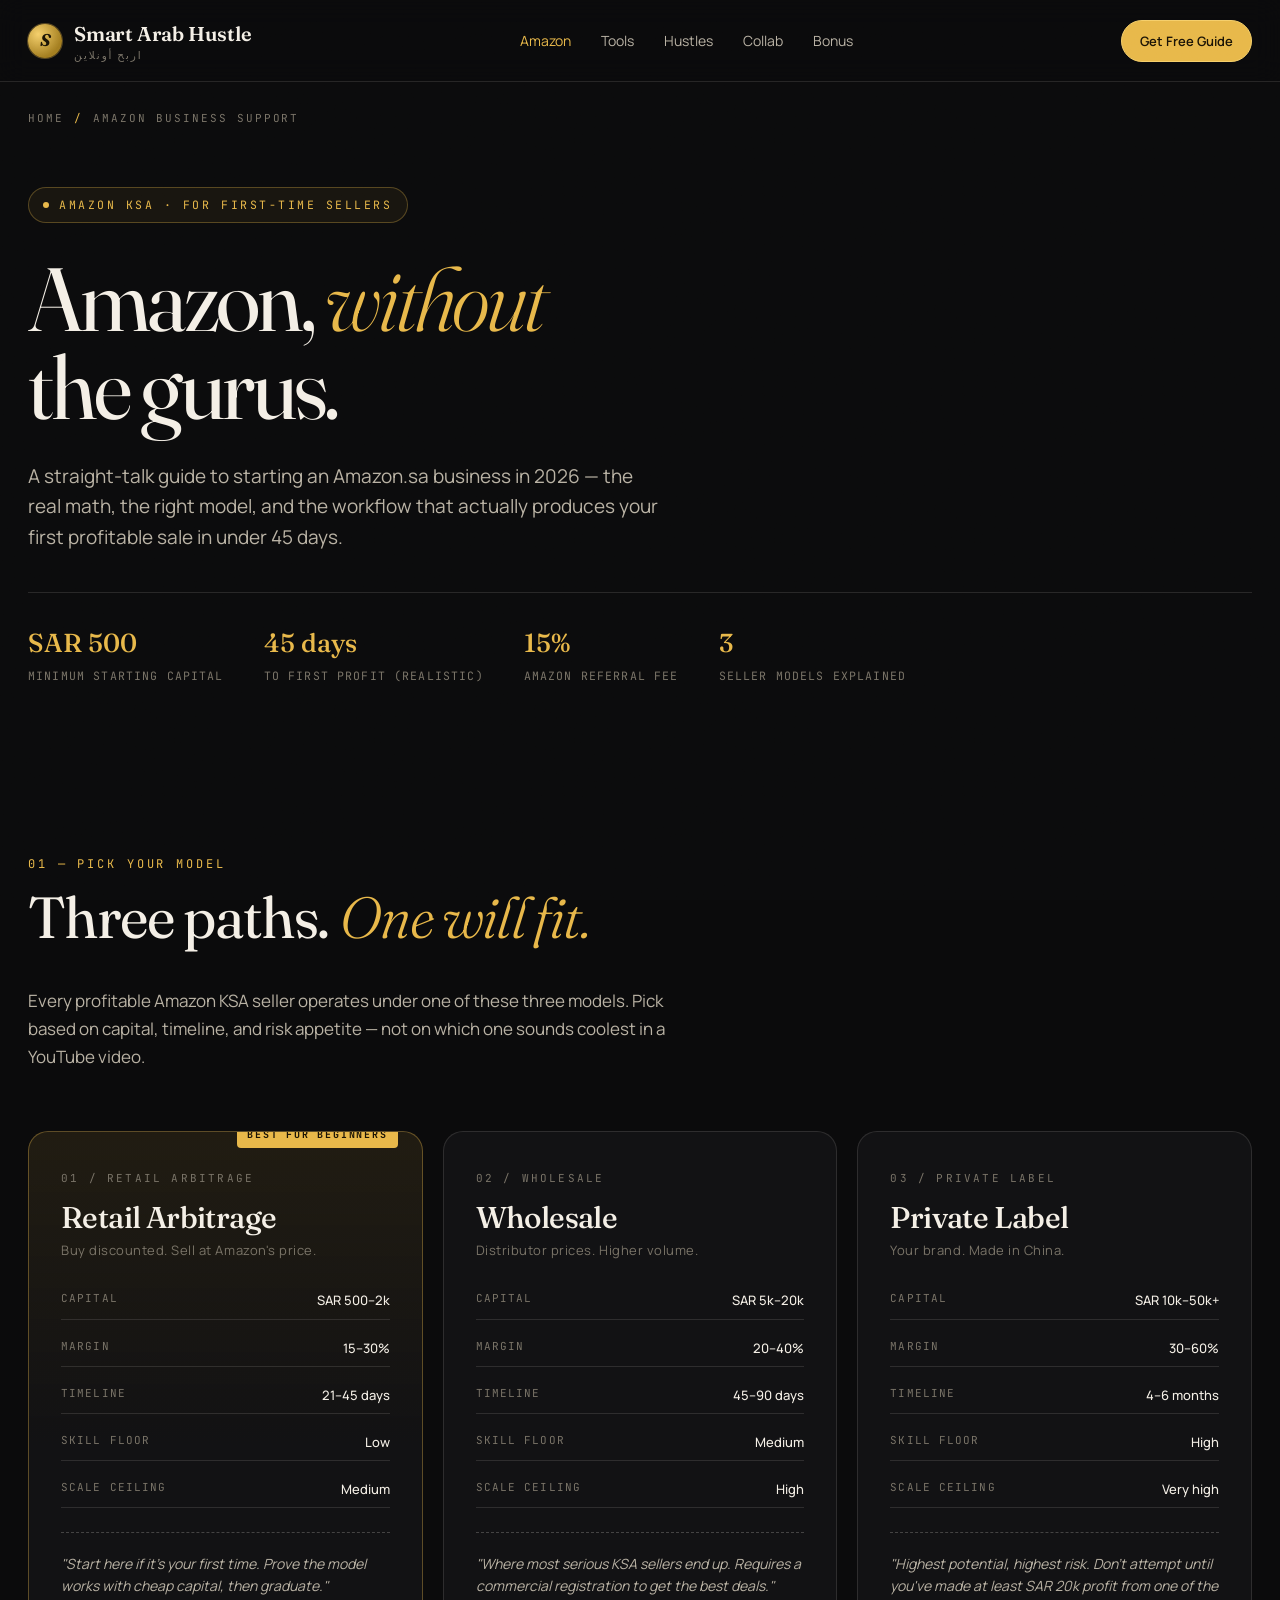
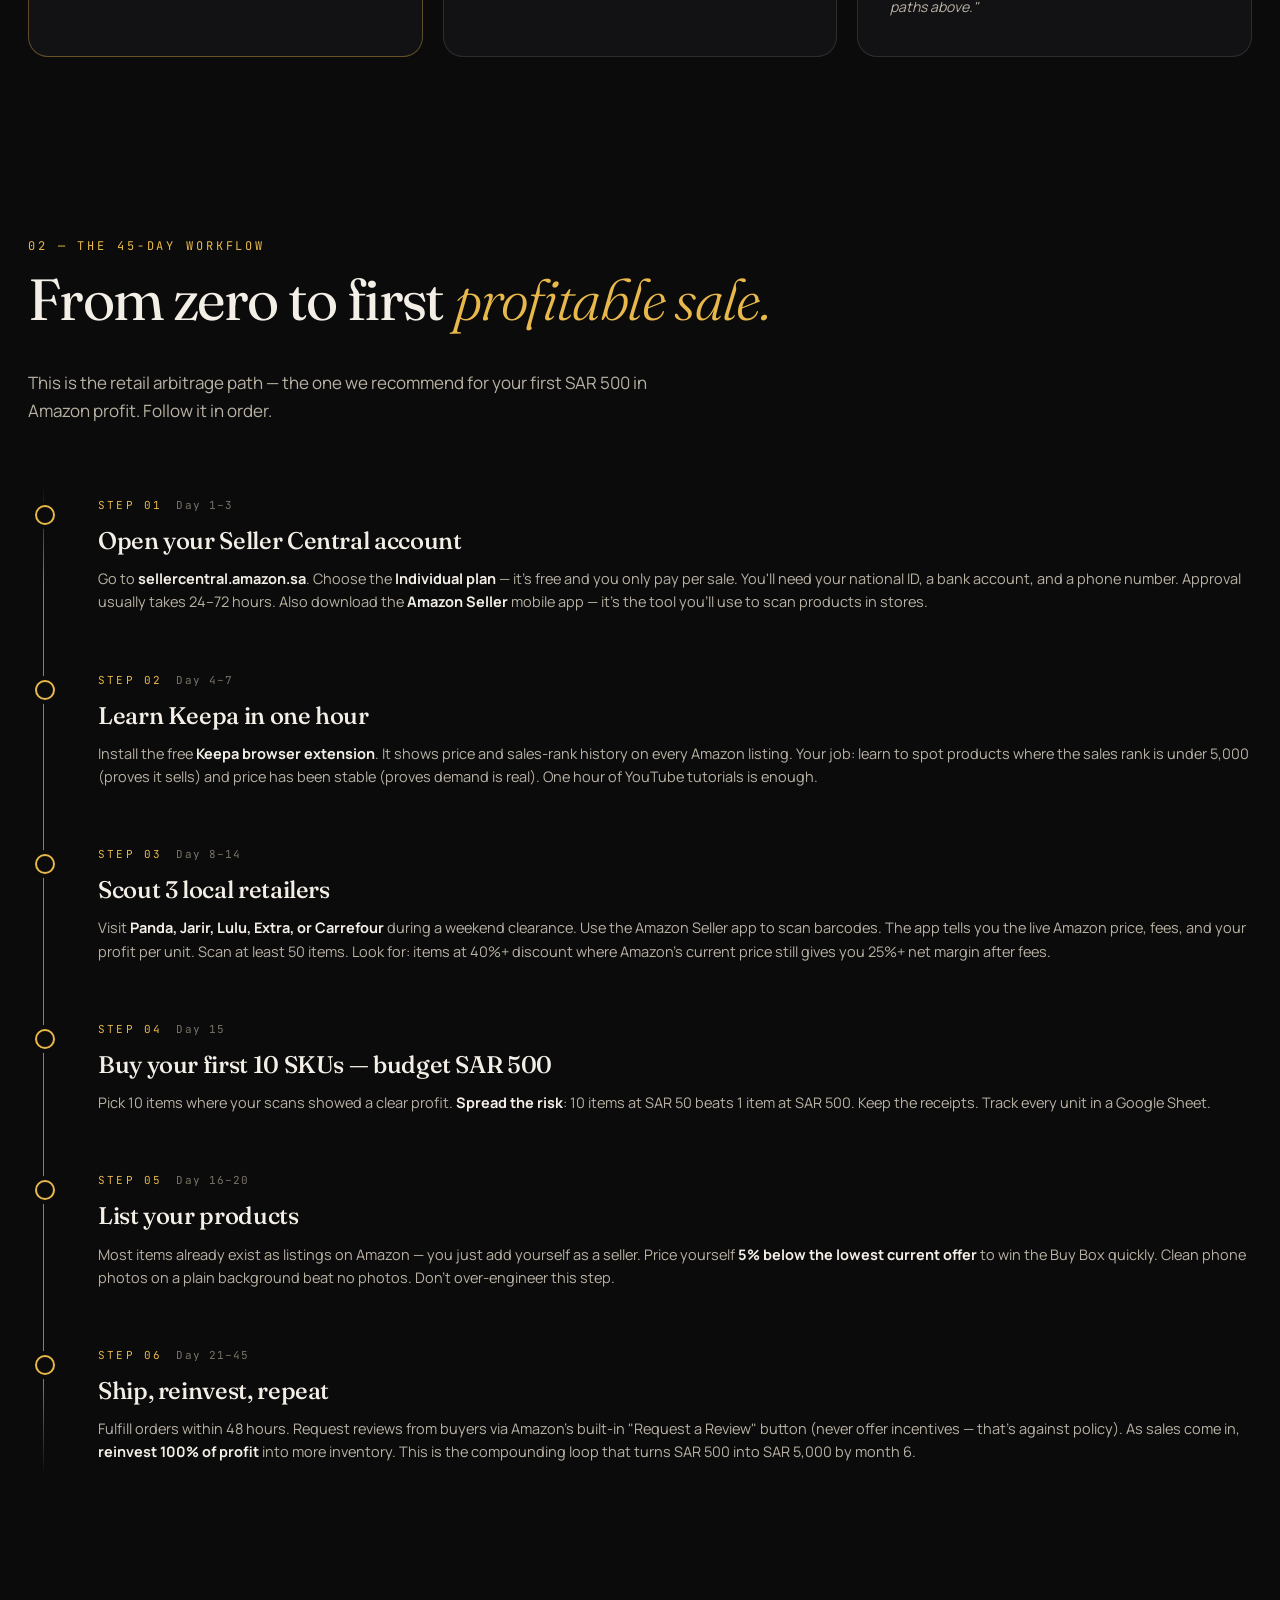
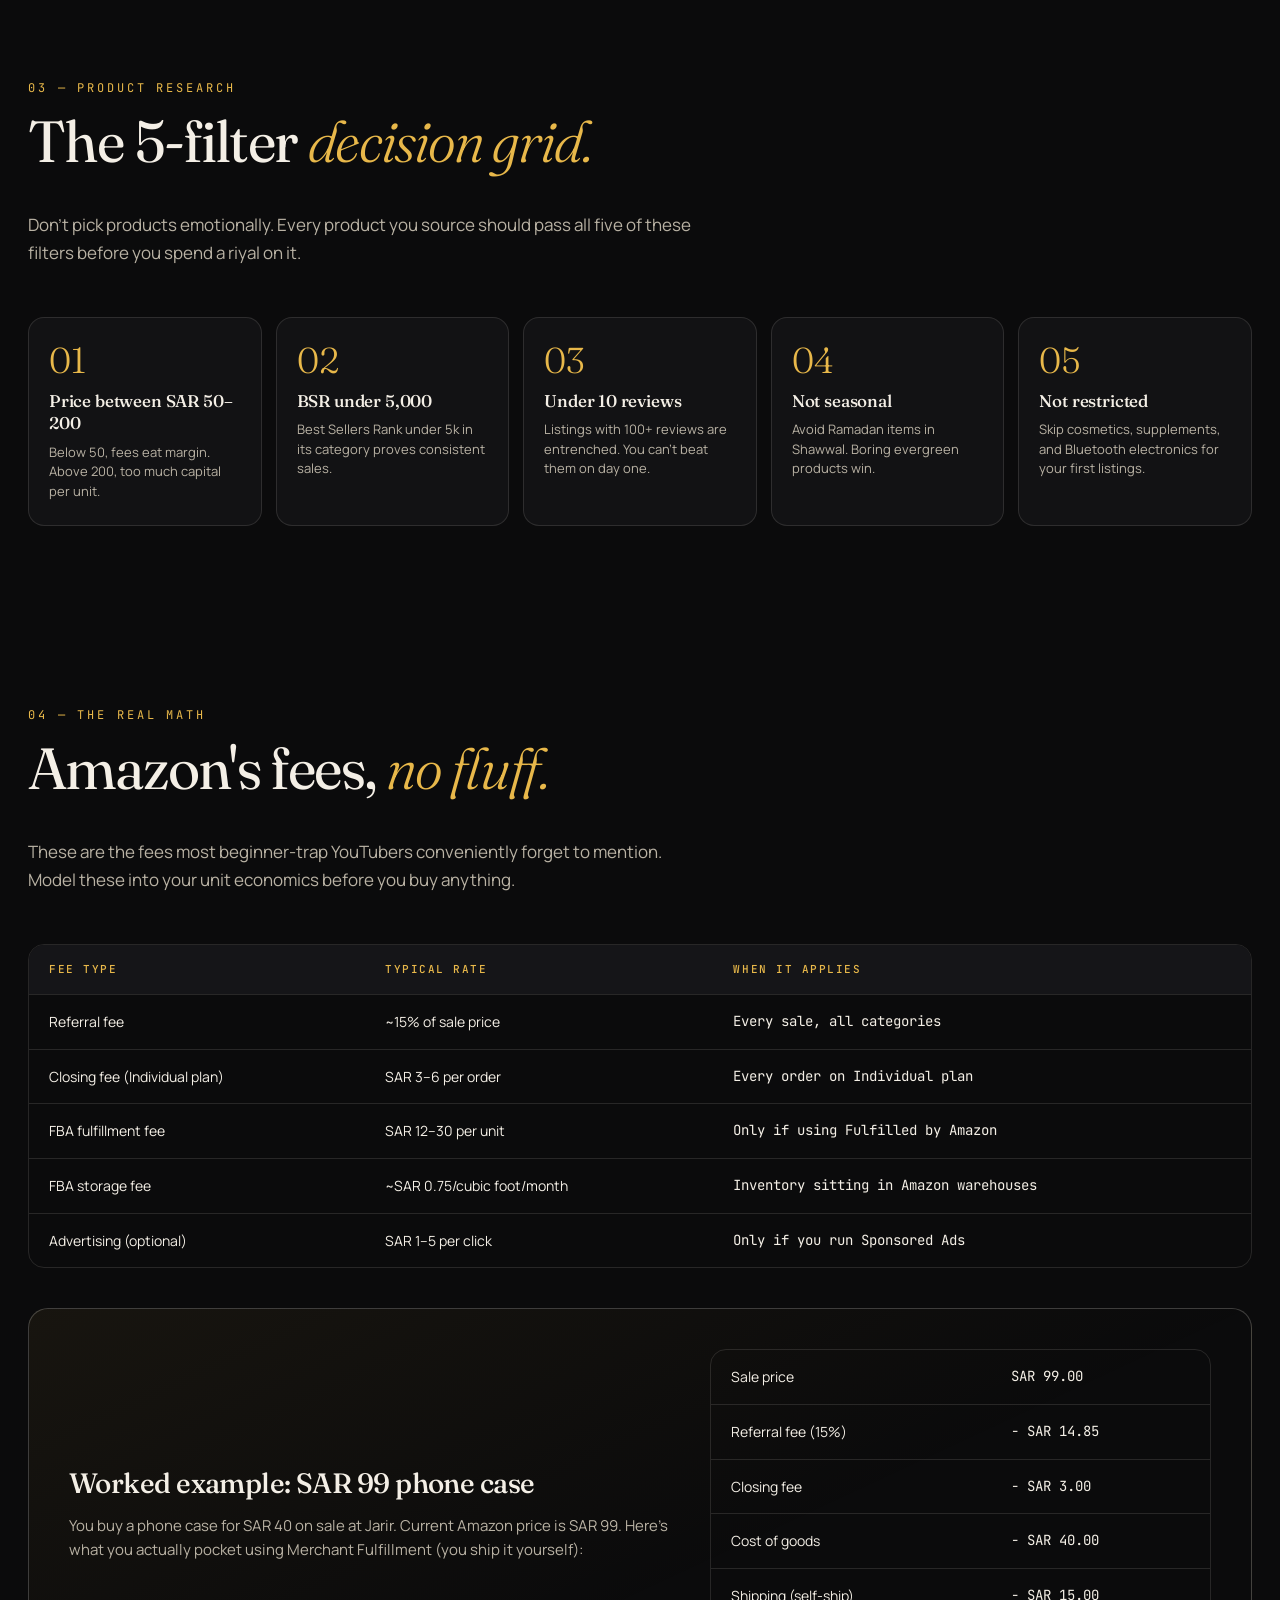
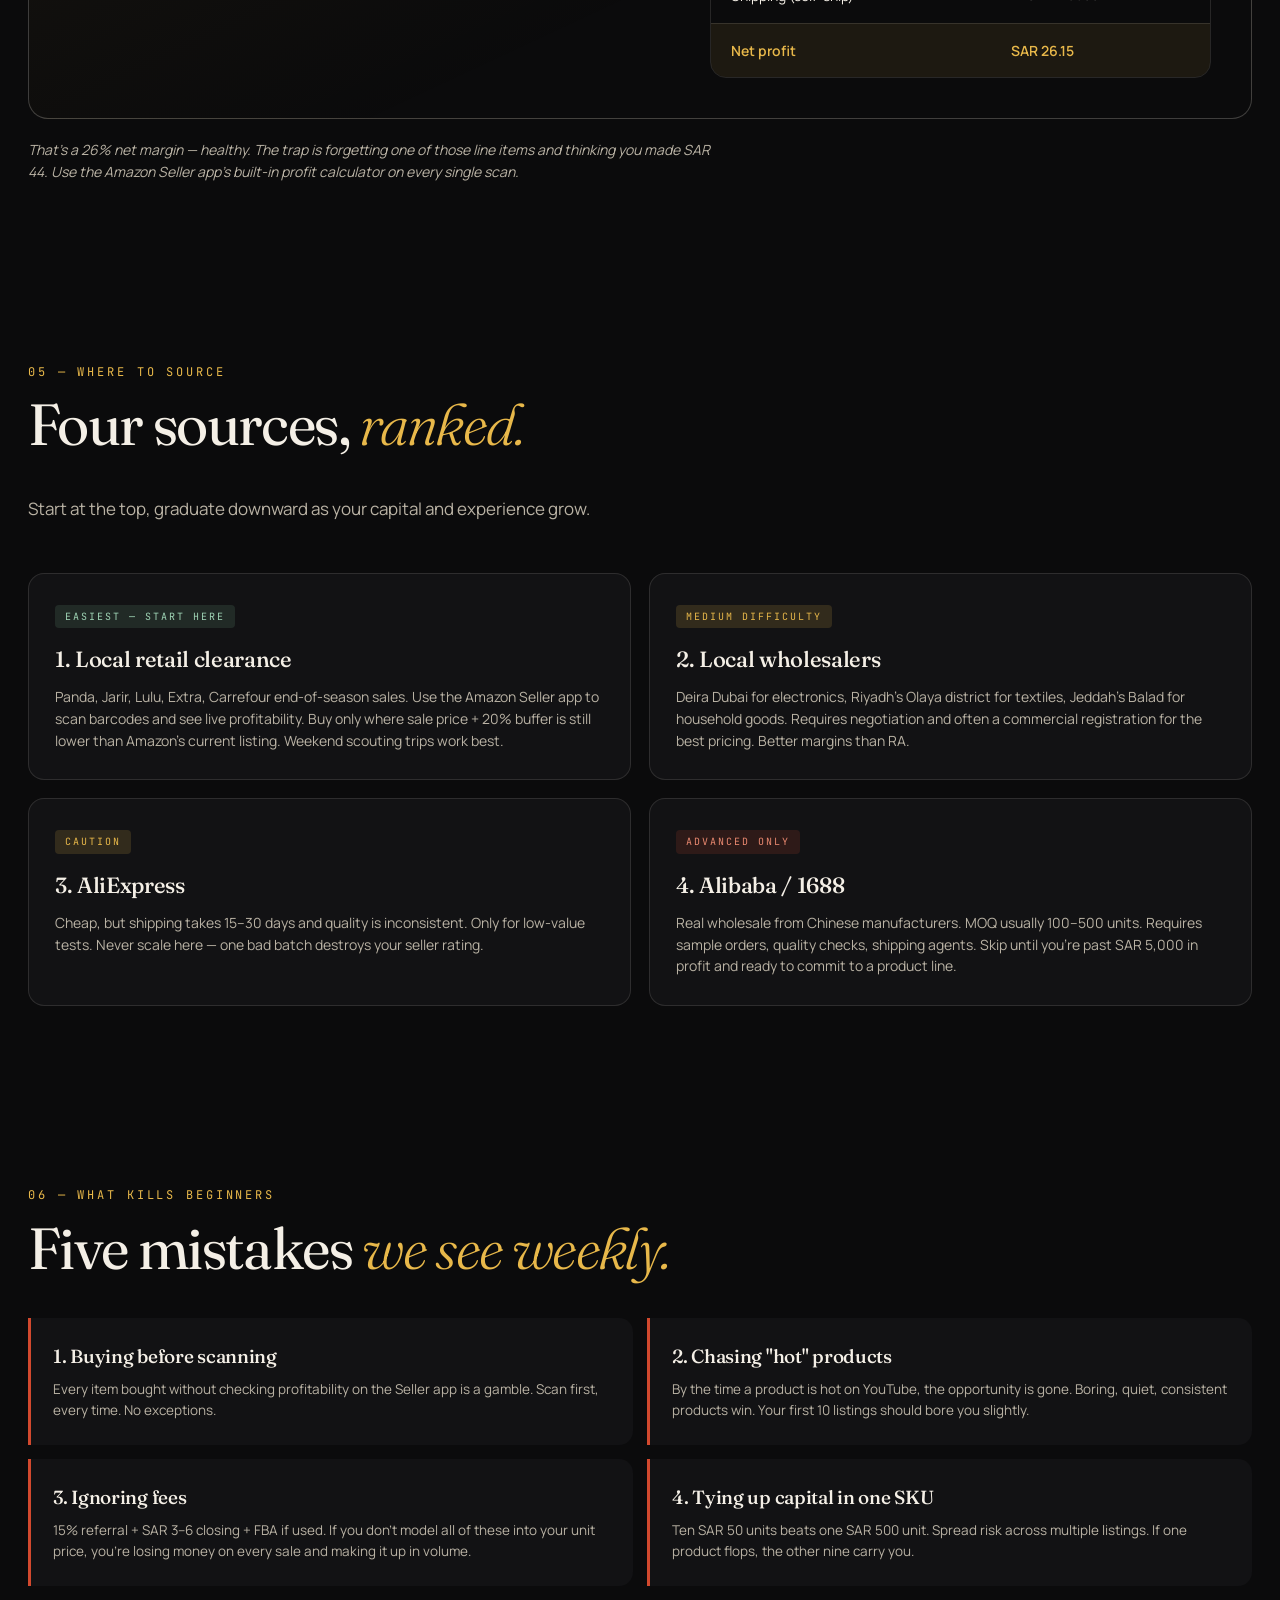
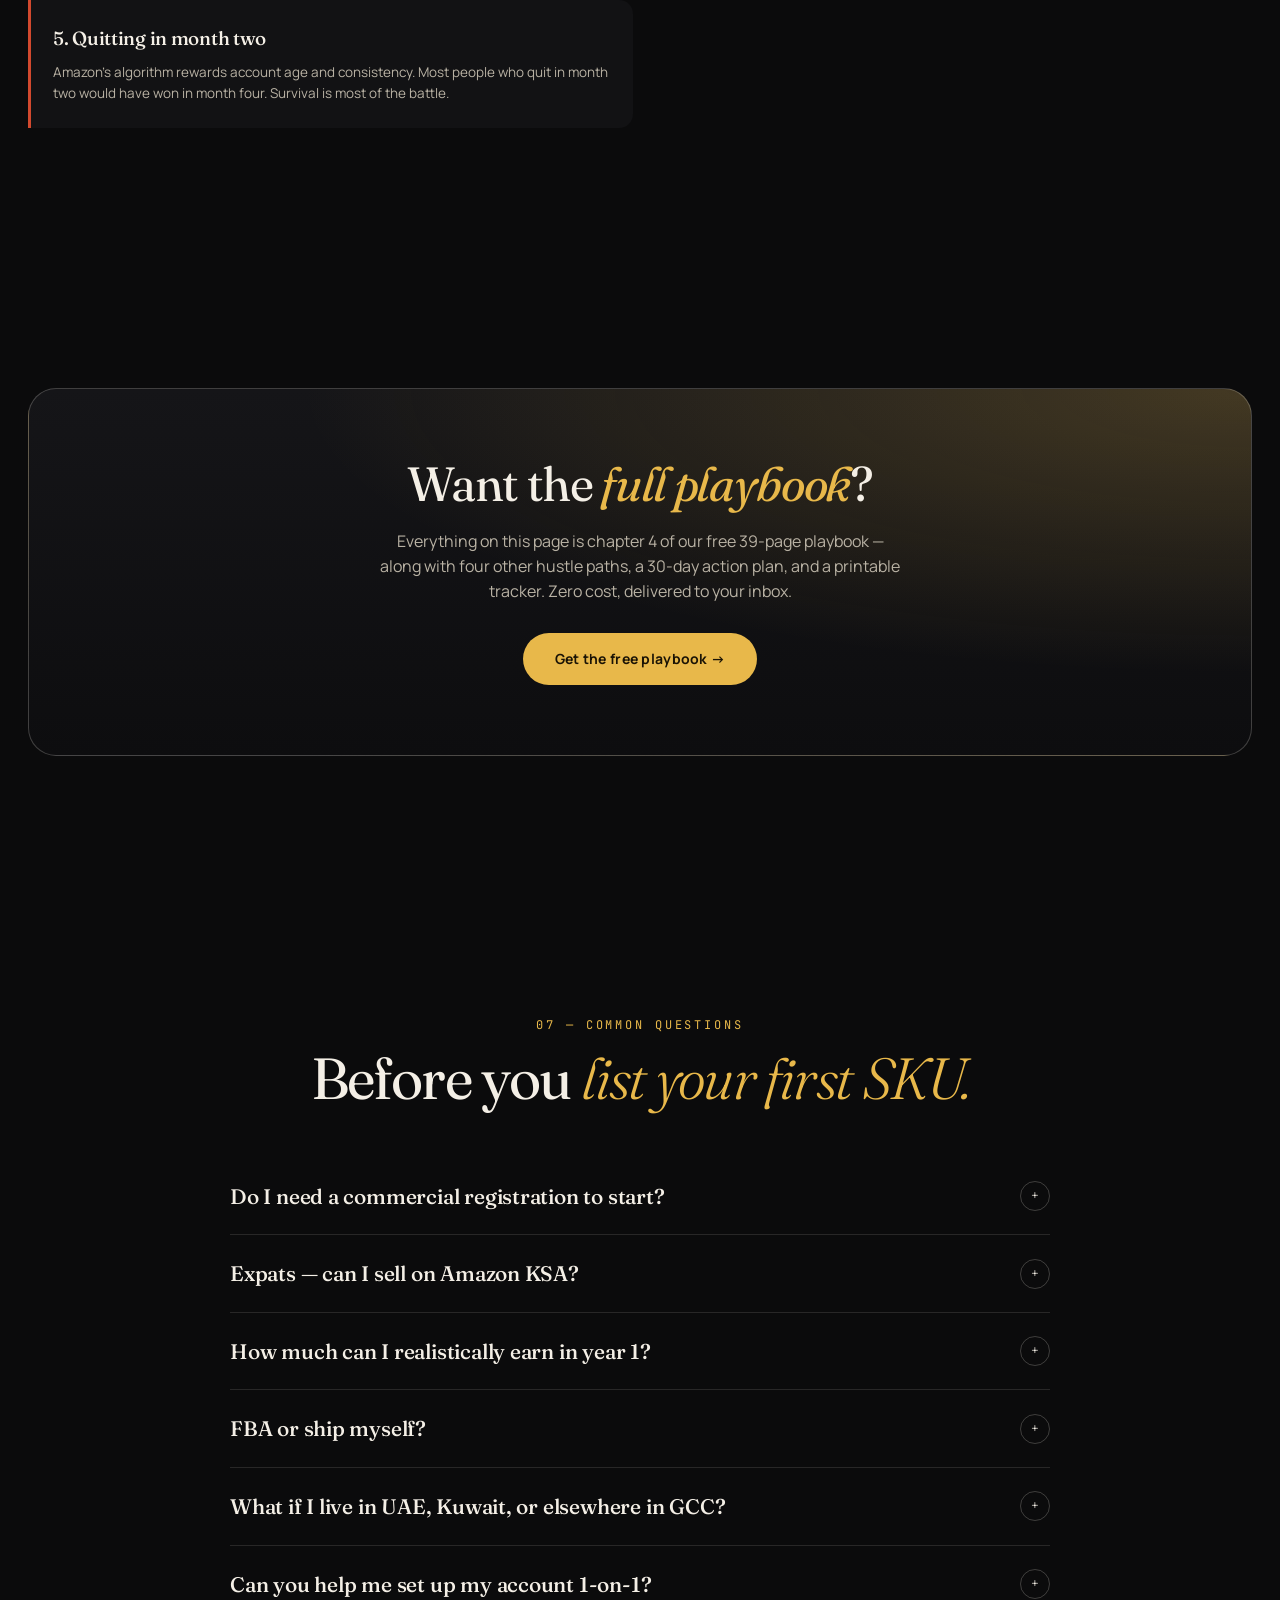
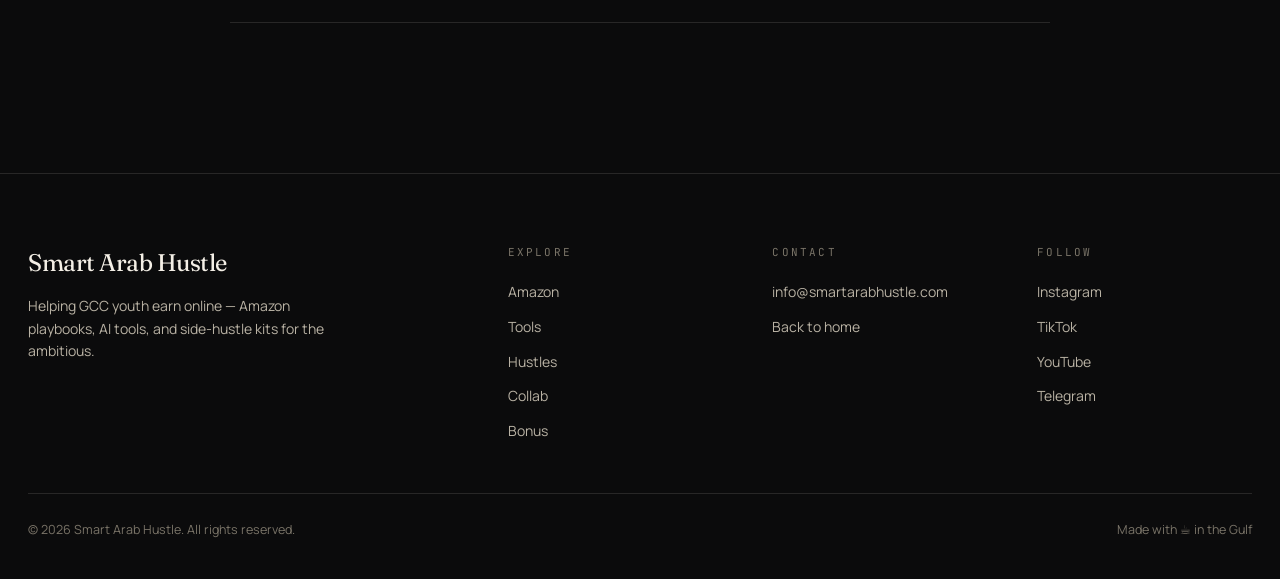
<file: amazon.html>
<!DOCTYPE html>
<html lang="en">
<head>
<meta charset="UTF-8" />
<meta name="viewport" content="width=device-width, initial-scale=1.0" />
<title>Amazon KSA Business Support — Smart Arab Hustle</title>
<meta name="description" content="Start selling on Amazon.sa the right way. Product research, sourcing, fees, and the exact workflow KSA sellers use to hit profit in 45 days." />
<link rel="preconnect" href="https://fonts.googleapis.com">
<link rel="preconnect" href="https://fonts.gstatic.com" crossorigin>
<link href="https://fonts.googleapis.com/css2?family=Fraunces:ital,opsz,wght@0,9..144,300..900;1,9..144,300..900&family=Manrope:wght@300;400;500;600;700;800&family=JetBrains+Mono:wght@400;500&display=swap" rel="stylesheet">
<style>
  :root{
    --bg:#0B0B0C; --bg-2:#121214; --ink:#F4EFE6; --ink-dim:#B9B2A4; --ink-muted:#7A7468;
    --gold:#E8B84A; --gold-2:#F5CF6B; --gold-deep:#A47E20; --crimson:#D2492E;
    --line:rgba(244,239,230,0.12); --line-strong:rgba(244,239,230,0.22);
    --serif:"Fraunces",ui-serif,Georgia,serif;
    --sans:"Manrope",system-ui,sans-serif;
    --mono:"JetBrains Mono",ui-monospace,monospace;
  }
  *{box-sizing:border-box;margin:0;padding:0}
  html{scroll-behavior:smooth}
  body{background:var(--bg);color:var(--ink);font-family:var(--sans);line-height:1.55;-webkit-font-smoothing:antialiased;overflow-x:hidden}
  a{color:inherit;text-decoration:none}
  ::selection{background:var(--gold);color:#000}

  body::before{
    content:"";position:fixed;inset:0;
    background-image:url("data:image/svg+xml;utf8,<svg xmlns='http://www.w3.org/2000/svg' width='200' height='200'><filter id='n'><feTurbulence type='fractalNoise' baseFrequency='0.85' numOctaves='2' stitchTiles='stitch'/><feColorMatrix values='0 0 0 0 1  0 0 0 0 0.95  0 0 0 0 0.82  0 0 0 0.08 0'/></filter><rect width='100%25' height='100%25' filter='url(%23n)'/></svg>");
    opacity:.35;pointer-events:none;z-index:100;mix-blend-mode:overlay;
  }

  /* Nav */
  .nav{position:sticky;top:0;z-index:50;backdrop-filter:blur(14px);background:rgba(11,11,12,0.72);border-bottom:1px solid var(--line)}
  .nav-inner{max-width:1280px;margin:0 auto;padding:18px 28px;display:flex;align-items:center;justify-content:space-between;gap:24px}
  .brand{display:flex;align-items:center;gap:12px;font-family:var(--serif);font-weight:600;font-size:20px;letter-spacing:-0.01em}
  .brand-mark{width:34px;height:34px;border-radius:50%;background:radial-gradient(circle at 30% 30%,var(--gold-2),var(--gold-deep) 70%);display:grid;place-items:center;font-family:var(--serif);font-weight:700;font-size:17px;color:#1a1305;font-style:italic;box-shadow:0 0 0 1px rgba(232,184,74,0.35)}
  .brand small{display:block;font-family:var(--sans);font-size:10.5px;font-weight:500;letter-spacing:0.18em;text-transform:uppercase;color:var(--ink-muted);margin-top:-2px}
  .nav-links{display:flex;gap:30px;font-size:14px;color:var(--ink-dim)}
  .nav-links a{transition:color .2s}
  .nav-links a:hover,.nav-links a.active{color:var(--gold)}
  .nav-cta{font-size:13px;font-weight:600;padding:10px 18px;border-radius:999px;background:var(--gold);color:#1a1305;border:1px solid var(--gold-2);transition:all .2s}
  .nav-cta:hover{transform:translateY(-1px);box-shadow:0 8px 22px rgba(232,184,74,0.28)}
  @media(max-width:820px){.nav-links{display:none}}

  /* Breadcrumb */
  .crumbs{max-width:1280px;margin:0 auto;padding:28px 28px 0;font-family:var(--mono);font-size:11px;letter-spacing:0.18em;color:var(--ink-muted);text-transform:uppercase}
  .crumbs a{color:var(--ink-muted)}
  .crumbs a:hover{color:var(--gold)}
  .crumbs span{color:var(--gold);margin:0 10px}

  /* Hero */
  .hero{max-width:1280px;margin:0 auto;padding:60px 28px 80px;position:relative}
  .hero-eyebrow{display:inline-flex;align-items:center;gap:10px;font-family:var(--mono);font-size:11.5px;letter-spacing:0.22em;text-transform:uppercase;color:var(--gold);padding:8px 14px;border:1px solid rgba(232,184,74,0.3);border-radius:999px;background:rgba(232,184,74,0.06);margin-bottom:32px}
  .hero-eyebrow .dot{width:6px;height:6px;border-radius:50%;background:var(--gold)}
  h1.display{font-family:var(--serif);font-weight:400;font-size:clamp(44px,7vw,96px);line-height:0.98;letter-spacing:-0.035em;margin-bottom:30px;max-width:1100px}
  h1.display em{font-style:italic;color:var(--gold);font-weight:300}
  .hero-sub{font-size:19px;color:var(--ink-dim);max-width:640px;line-height:1.6;margin-bottom:40px}
  .hero-meta{display:flex;gap:40px;padding-top:30px;border-top:1px solid var(--line);flex-wrap:wrap}
  .hero-meta div{font-size:13px}
  .hero-meta .v{font-family:var(--serif);font-size:26px;color:var(--gold);display:block;margin-bottom:2px;font-weight:500}
  .hero-meta .k{color:var(--ink-muted);font-size:11.5px;letter-spacing:0.1em;text-transform:uppercase;font-family:var(--mono)}

  /* Section base */
  section{padding:90px 28px;max-width:1280px;margin:0 auto;position:relative}
  @media(max-width:700px){section{padding:64px 22px}}
  .sec-num{font-family:var(--mono);font-size:12px;letter-spacing:0.24em;color:var(--gold);text-transform:uppercase;margin-bottom:14px}
  .sec-title{font-family:var(--serif);font-weight:400;font-size:clamp(34px,4.6vw,58px);line-height:1.02;letter-spacing:-0.028em;max-width:900px;margin-bottom:40px}
  .sec-title em{font-style:italic;color:var(--gold);font-weight:300}
  .sec-lead{color:var(--ink-dim);font-size:17px;max-width:680px;line-height:1.65;margin-bottom:50px}

  /* Three models */
  .models{display:grid;grid-template-columns:repeat(3,1fr);gap:20px;margin-top:60px}
  @media(max-width:900px){.models{grid-template-columns:1fr}}
  .model{padding:38px 32px;border:1px solid var(--line);border-radius:20px;background:var(--bg-2);position:relative;overflow:hidden;transition:all .35s}
  .model:hover{border-color:rgba(232,184,74,0.35);transform:translateY(-4px)}
  .model.featured{background:linear-gradient(180deg,rgba(232,184,74,0.1),var(--bg-2) 60%);border-color:rgba(232,184,74,0.35)}
  .model-rank{font-family:var(--mono);font-size:11px;letter-spacing:0.2em;color:var(--ink-muted);margin-bottom:14px;text-transform:uppercase}
  .model h3{font-family:var(--serif);font-weight:500;font-size:30px;letter-spacing:-0.02em;margin-bottom:6px;line-height:1.1}
  .model .sub{font-size:13px;color:var(--ink-muted);margin-bottom:22px;letter-spacing:0.04em}
  .model .specs{list-style:none;padding:0;margin:20px 0;display:grid;gap:10px}
  .model .specs li{display:flex;justify-content:space-between;font-size:13px;padding:8px 0;border-bottom:1px solid var(--line)}
  .model .specs .k{color:var(--ink-muted);font-family:var(--mono);font-size:11px;letter-spacing:0.1em;text-transform:uppercase}
  .model .specs .v{color:var(--ink);font-weight:500}
  .model .verdict{margin-top:24px;padding-top:20px;border-top:1px dashed var(--line-strong);color:var(--ink-dim);font-size:14px;line-height:1.55;font-style:italic}
  .tag-best{position:absolute;top:-10px;right:24px;background:var(--gold);color:#1a1305;font-family:var(--mono);font-size:10px;letter-spacing:0.18em;padding:5px 10px;border-radius:4px;font-weight:700;text-transform:uppercase}

  /* Workflow timeline */
  .workflow{position:relative;padding-left:40px}
  .workflow::before{content:"";position:absolute;left:15px;top:10px;bottom:10px;width:1px;background:linear-gradient(180deg,transparent,var(--gold-deep) 10%,var(--gold-deep) 90%,transparent)}
  .step{position:relative;padding:22px 0 22px 30px;margin-bottom:14px}
  .step::before{content:"";position:absolute;left:-33px;top:30px;width:16px;height:16px;border-radius:50%;background:var(--bg);border:2px solid var(--gold);box-shadow:0 0 0 4px var(--bg)}
  .step-head{display:flex;align-items:baseline;gap:14px;margin-bottom:8px;flex-wrap:wrap}
  .step-num{font-family:var(--mono);font-size:11px;letter-spacing:0.2em;color:var(--gold);text-transform:uppercase}
  .step-time{font-family:var(--mono);font-size:11px;color:var(--ink-muted);letter-spacing:0.1em}
  .step h4{font-family:var(--serif);font-size:24px;font-weight:500;letter-spacing:-0.015em;margin-bottom:8px}
  .step p{color:var(--ink-dim);font-size:14.5px;line-height:1.6}
  .step p strong{color:var(--ink)}

  /* Filters (product research) */
  .filters{display:grid;grid-template-columns:repeat(5,1fr);gap:14px;margin-top:30px}
  @media(max-width:900px){.filters{grid-template-columns:1fr 1fr}}
  @media(max-width:520px){.filters{grid-template-columns:1fr}}
  .filter{padding:24px 20px;border:1px solid var(--line);border-radius:16px;background:var(--bg-2);transition:all .3s}
  .filter:hover{border-color:rgba(232,184,74,0.3);background:#151518}
  .filter .n{font-family:var(--serif);font-size:36px;color:var(--gold);line-height:1;margin-bottom:12px;font-weight:300}
  .filter h5{font-family:var(--serif);font-size:17px;font-weight:500;letter-spacing:-0.01em;margin-bottom:8px;line-height:1.3}
  .filter p{font-size:13px;color:var(--ink-dim);line-height:1.5}

  /* Fees table */
  .fees-wrap{border:1px solid var(--line);border-radius:16px;overflow:hidden;margin-top:30px}
  table.fees{width:100%;border-collapse:collapse}
  table.fees th,table.fees td{padding:16px 20px;text-align:left;border-bottom:1px solid var(--line);font-size:14px}
  table.fees th{background:#151518;color:var(--gold);font-family:var(--mono);font-size:11px;letter-spacing:0.14em;text-transform:uppercase;font-weight:500}
  table.fees td:last-child{font-family:var(--mono);color:var(--ink)}
  table.fees tr:last-child td{border-bottom:0}
  table.fees tr.total{background:rgba(232,184,74,0.08)}
  table.fees tr.total td{color:var(--gold);font-weight:600;font-family:var(--sans)}
  @media(max-width:600px){table.fees th,table.fees td{padding:12px 14px;font-size:13px}}

  /* Math example */
  .math{display:grid;grid-template-columns:1.2fr 1fr;gap:40px;align-items:center;margin-top:40px;padding:40px;border:1px solid var(--line-strong);border-radius:20px;background:linear-gradient(155deg,rgba(232,184,74,0.06),transparent 60%)}
  @media(max-width:820px){.math{grid-template-columns:1fr;padding:28px}}
  .math h3{font-family:var(--serif);font-size:28px;font-weight:500;letter-spacing:-0.02em;line-height:1.2;margin-bottom:14px}
  .math p{color:var(--ink-dim);font-size:15px}

  /* Sourcing cards */
  .sources{display:grid;grid-template-columns:repeat(2,1fr);gap:18px;margin-top:40px}
  @media(max-width:780px){.sources{grid-template-columns:1fr}}
  .source{padding:28px 26px;border:1px solid var(--line);border-radius:16px;background:var(--bg-2);position:relative}
  .source .tag{display:inline-block;font-family:var(--mono);font-size:10px;letter-spacing:0.2em;padding:4px 10px;border-radius:4px;text-transform:uppercase;margin-bottom:14px}
  .tag-easy{background:rgba(119,178,140,0.15);color:#9FD4B5}
  .tag-med{background:rgba(232,184,74,0.15);color:var(--gold)}
  .tag-hard{background:rgba(210,73,46,0.15);color:#EA8970}
  .source h4{font-family:var(--serif);font-size:22px;font-weight:500;letter-spacing:-0.015em;margin-bottom:10px}
  .source p{color:var(--ink-dim);font-size:14px;line-height:1.55}

  /* Mistakes */
  .mistakes{display:grid;grid-template-columns:repeat(2,1fr);gap:14px;margin-top:40px}
  @media(max-width:780px){.mistakes{grid-template-columns:1fr}}
  .mistake{padding:24px 22px;border-left:3px solid var(--crimson);background:var(--bg-2);border-radius:0 14px 14px 0}
  .mistake h5{font-family:var(--serif);font-size:19px;font-weight:500;letter-spacing:-0.015em;margin-bottom:8px;color:var(--ink)}
  .mistake p{color:var(--ink-dim);font-size:13.5px;line-height:1.55}

  /* CTA band */
  .cta-band{margin:80px 0;padding:70px 50px;border-radius:28px;background:radial-gradient(ellipse at top right,rgba(232,184,74,0.22),transparent 55%),linear-gradient(180deg,#151518,#0D0D0F);border:1px solid var(--line-strong);text-align:center;position:relative;overflow:hidden}
  @media(max-width:700px){.cta-band{padding:50px 28px}}
  .cta-band h2{font-family:var(--serif);font-size:clamp(30px,4.2vw,48px);line-height:1.05;letter-spacing:-0.028em;font-weight:400;max-width:700px;margin:0 auto 20px}
  .cta-band h2 em{font-style:italic;color:var(--gold)}
  .cta-band p{color:var(--ink-dim);max-width:520px;margin:0 auto 30px;font-size:16px}
  .cta-btn{display:inline-block;padding:15px 32px;border-radius:999px;background:var(--gold);color:#1a1305;font-weight:700;font-size:14px;letter-spacing:0.02em;transition:all .2s}
  .cta-btn:hover{transform:translateY(-2px);box-shadow:0 12px 30px rgba(232,184,74,0.3)}

  /* FAQ */
  .faqs{max-width:820px;margin:0 auto}
  .faq{border-bottom:1px solid var(--line);padding:22px 0}
  .faq summary{display:flex;justify-content:space-between;align-items:center;gap:20px;font-family:var(--serif);font-size:21px;font-weight:500;letter-spacing:-0.01em;list-style:none;cursor:pointer}
  .faq summary::-webkit-details-marker{display:none}
  .faq .chev{width:30px;height:30px;border-radius:50%;border:1px solid var(--line-strong);display:grid;place-items:center;flex-shrink:0;transition:all .25s;font-size:14px}
  .faq[open] .chev{background:var(--gold);color:#1a1305;border-color:var(--gold);transform:rotate(45deg)}
  .faq p{margin-top:14px;color:var(--ink-dim);font-size:15px;max-width:680px;line-height:1.65}

  /* Footer */
  footer{padding:70px 28px 40px;max-width:1280px;margin:0 auto;border-top:1px solid var(--line);margin-top:60px}
  .foot-top{display:grid;grid-template-columns:2fr 1fr 1fr 1fr;gap:50px;margin-bottom:50px}
  @media(max-width:820px){.foot-top{grid-template-columns:1fr 1fr;gap:40px}}
  .foot-brand{font-family:var(--serif);font-size:24px;letter-spacing:-0.02em;margin-bottom:14px}
  .foot-tag{color:var(--ink-dim);font-size:14px;max-width:320px;line-height:1.6}
  .foot-head{font-family:var(--mono);font-size:11px;letter-spacing:0.2em;color:var(--ink-muted);text-transform:uppercase;margin-bottom:18px}
  .foot-list{list-style:none;display:flex;flex-direction:column;gap:10px}
  .foot-list a{color:var(--ink-dim);font-size:14px;transition:color .2s}
  .foot-list a:hover{color:var(--gold)}
  .foot-bottom{display:flex;justify-content:space-between;align-items:center;padding-top:26px;border-top:1px solid var(--line);font-size:12.5px;color:var(--ink-muted);flex-wrap:wrap;gap:14px}

  /* Reveal */
  .reveal{opacity:0;transform:translateY(24px);transition:opacity .9s, transform .9s}
  .reveal.in{opacity:1;transform:none}
</style>
</head>
<body>

<!-- NAV -->
<nav class="nav">
  <div class="nav-inner">
    <a href="/" class="brand"><span class="brand-mark">S</span><span>Smart Arab Hustle<small>اربح أونلاين</small></span></a>
    <div class="nav-links">
      <a href="/amazon.html" class="active">Amazon</a>
      <a href="/tools.html">Tools</a>
      <a href="/hustles.html">Hustles</a>
      <a href="/collab.html">Collab</a>
      <a href="/bonus.html">Bonus</a>
    </div>
    <a href="/#free" class="nav-cta">Get Free Guide</a>
  </div>
</nav>

<!-- BREADCRUMB -->
<div class="crumbs"><a href="/">Home</a><span>/</span>Amazon Business Support</div>

<!-- HERO -->
<header class="hero">
  <div class="hero-eyebrow"><span class="dot"></span>Amazon KSA · For first-time sellers</div>
  <h1 class="display">Amazon, <em>without</em><br>the gurus.</h1>
  <p class="hero-sub">A straight-talk guide to starting an Amazon.sa business in 2026 — the real math, the right model, and the workflow that actually produces your first profitable sale in under 45 days.</p>
  <div class="hero-meta">
    <div><span class="v">SAR 500</span><span class="k">Minimum starting capital</span></div>
    <div><span class="v">45 days</span><span class="k">To first profit (realistic)</span></div>
    <div><span class="v">15%</span><span class="k">Amazon referral fee</span></div>
    <div><span class="v">3</span><span class="k">Seller models explained</span></div>
  </div>
</header>

<!-- MODELS -->
<section>
  <div class="reveal">
    <div class="sec-num">01 — Pick your model</div>
    <h2 class="sec-title">Three paths. <em>One will fit.</em></h2>
    <p class="sec-lead">Every profitable Amazon KSA seller operates under one of these three models. Pick based on capital, timeline, and risk appetite — not on which one sounds coolest in a YouTube video.</p>
  </div>

  <div class="models">
    <div class="model featured reveal">
      <span class="tag-best">Best for beginners</span>
      <div class="model-rank">01 / Retail Arbitrage</div>
      <h3>Retail Arbitrage</h3>
      <p class="sub">Buy discounted. Sell at Amazon's price.</p>
      <ul class="specs">
        <li><span class="k">Capital</span><span class="v">SAR 500–2k</span></li>
        <li><span class="k">Margin</span><span class="v">15–30%</span></li>
        <li><span class="k">Timeline</span><span class="v">21–45 days</span></li>
        <li><span class="k">Skill floor</span><span class="v">Low</span></li>
        <li><span class="k">Scale ceiling</span><span class="v">Medium</span></li>
      </ul>
      <p class="verdict">"Start here if it's your first time. Prove the model works with cheap capital, then graduate."</p>
    </div>

    <div class="model reveal">
      <div class="model-rank">02 / Wholesale</div>
      <h3>Wholesale</h3>
      <p class="sub">Distributor prices. Higher volume.</p>
      <ul class="specs">
        <li><span class="k">Capital</span><span class="v">SAR 5k–20k</span></li>
        <li><span class="k">Margin</span><span class="v">20–40%</span></li>
        <li><span class="k">Timeline</span><span class="v">45–90 days</span></li>
        <li><span class="k">Skill floor</span><span class="v">Medium</span></li>
        <li><span class="k">Scale ceiling</span><span class="v">High</span></li>
      </ul>
      <p class="verdict">"Where most serious KSA sellers end up. Requires a commercial registration to get the best deals."</p>
    </div>

    <div class="model reveal">
      <div class="model-rank">03 / Private Label</div>
      <h3>Private Label</h3>
      <p class="sub">Your brand. Made in China.</p>
      <ul class="specs">
        <li><span class="k">Capital</span><span class="v">SAR 10k–50k+</span></li>
        <li><span class="k">Margin</span><span class="v">30–60%</span></li>
        <li><span class="k">Timeline</span><span class="v">4–6 months</span></li>
        <li><span class="k">Skill floor</span><span class="v">High</span></li>
        <li><span class="k">Scale ceiling</span><span class="v">Very high</span></li>
      </ul>
      <p class="verdict">"Highest potential, highest risk. Don't attempt until you've made at least SAR 20k profit from one of the paths above."</p>
    </div>
  </div>
</section>

<!-- WORKFLOW -->
<section>
  <div class="reveal">
    <div class="sec-num">02 — The 45-day workflow</div>
    <h2 class="sec-title">From zero to first <em>profitable sale.</em></h2>
    <p class="sec-lead">This is the retail arbitrage path — the one we recommend for your first SAR 500 in Amazon profit. Follow it in order.</p>
  </div>

  <div class="workflow">
    <div class="step reveal">
      <div class="step-head"><span class="step-num">Step 01</span><span class="step-time">Day 1–3</span></div>
      <h4>Open your Seller Central account</h4>
      <p>Go to <strong>sellercentral.amazon.sa</strong>. Choose the <strong>Individual plan</strong> — it's free and you only pay per sale. You'll need your national ID, a bank account, and a phone number. Approval usually takes 24–72 hours. Also download the <strong>Amazon Seller</strong> mobile app — it's the tool you'll use to scan products in stores.</p>
    </div>

    <div class="step reveal">
      <div class="step-head"><span class="step-num">Step 02</span><span class="step-time">Day 4–7</span></div>
      <h4>Learn Keepa in one hour</h4>
      <p>Install the free <strong>Keepa browser extension</strong>. It shows price and sales-rank history on every Amazon listing. Your job: learn to spot products where the sales rank is under 5,000 (proves it sells) and price has been stable (proves demand is real). One hour of YouTube tutorials is enough.</p>
    </div>

    <div class="step reveal">
      <div class="step-head"><span class="step-num">Step 03</span><span class="step-time">Day 8–14</span></div>
      <h4>Scout 3 local retailers</h4>
      <p>Visit <strong>Panda, Jarir, Lulu, Extra, or Carrefour</strong> during a weekend clearance. Use the Amazon Seller app to scan barcodes. The app tells you the live Amazon price, fees, and your profit per unit. Scan at least 50 items. Look for: items at 40%+ discount where Amazon's current price still gives you 25%+ net margin after fees.</p>
    </div>

    <div class="step reveal">
      <div class="step-head"><span class="step-num">Step 04</span><span class="step-time">Day 15</span></div>
      <h4>Buy your first 10 SKUs — budget SAR 500</h4>
      <p>Pick 10 items where your scans showed a clear profit. <strong>Spread the risk</strong>: 10 items at SAR 50 beats 1 item at SAR 500. Keep the receipts. Track every unit in a Google Sheet.</p>
    </div>

    <div class="step reveal">
      <div class="step-head"><span class="step-num">Step 05</span><span class="step-time">Day 16–20</span></div>
      <h4>List your products</h4>
      <p>Most items already exist as listings on Amazon — you just add yourself as a seller. Price yourself <strong>5% below the lowest current offer</strong> to win the Buy Box quickly. Clean phone photos on a plain background beat no photos. Don't over-engineer this step.</p>
    </div>

    <div class="step reveal">
      <div class="step-head"><span class="step-num">Step 06</span><span class="step-time">Day 21–45</span></div>
      <h4>Ship, reinvest, repeat</h4>
      <p>Fulfill orders within 48 hours. Request reviews from buyers via Amazon's built-in "Request a Review" button (never offer incentives — that's against policy). As sales come in, <strong>reinvest 100% of profit</strong> into more inventory. This is the compounding loop that turns SAR 500 into SAR 5,000 by month 6.</p>
    </div>
  </div>
</section>

<!-- PRODUCT FILTERS -->
<section>
  <div class="reveal">
    <div class="sec-num">03 — Product research</div>
    <h2 class="sec-title">The 5-filter <em>decision grid.</em></h2>
    <p class="sec-lead">Don't pick products emotionally. Every product you source should pass all five of these filters before you spend a riyal on it.</p>
  </div>

  <div class="filters">
    <div class="filter reveal"><div class="n">01</div><h5>Price between SAR 50–200</h5><p>Below 50, fees eat margin. Above 200, too much capital per unit.</p></div>
    <div class="filter reveal"><div class="n">02</div><h5>BSR under 5,000</h5><p>Best Sellers Rank under 5k in its category proves consistent sales.</p></div>
    <div class="filter reveal"><div class="n">03</div><h5>Under 10 reviews</h5><p>Listings with 100+ reviews are entrenched. You can't beat them on day one.</p></div>
    <div class="filter reveal"><div class="n">04</div><h5>Not seasonal</h5><p>Avoid Ramadan items in Shawwal. Boring evergreen products win.</p></div>
    <div class="filter reveal"><div class="n">05</div><h5>Not restricted</h5><p>Skip cosmetics, supplements, and Bluetooth electronics for your first listings.</p></div>
  </div>
</section>

<!-- FEES BREAKDOWN -->
<section>
  <div class="reveal">
    <div class="sec-num">04 — The real math</div>
    <h2 class="sec-title">Amazon's fees, <em>no fluff.</em></h2>
    <p class="sec-lead">These are the fees most beginner-trap YouTubers conveniently forget to mention. Model these into your unit economics before you buy anything.</p>
  </div>

  <div class="fees-wrap">
    <table class="fees">
      <thead>
        <tr><th>Fee type</th><th>Typical rate</th><th>When it applies</th></tr>
      </thead>
      <tbody>
        <tr><td>Referral fee</td><td>~15% of sale price</td><td>Every sale, all categories</td></tr>
        <tr><td>Closing fee (Individual plan)</td><td>SAR 3–6 per order</td><td>Every order on Individual plan</td></tr>
        <tr><td>FBA fulfillment fee</td><td>SAR 12–30 per unit</td><td>Only if using Fulfilled by Amazon</td></tr>
        <tr><td>FBA storage fee</td><td>~SAR 0.75/cubic foot/month</td><td>Inventory sitting in Amazon warehouses</td></tr>
        <tr><td>Advertising (optional)</td><td>SAR 1–5 per click</td><td>Only if you run Sponsored Ads</td></tr>
      </tbody>
    </table>
  </div>

  <div class="math reveal">
    <div>
      <h3>Worked example: SAR 99 phone case</h3>
      <p>You buy a phone case for SAR 40 on sale at Jarir. Current Amazon price is SAR 99. Here's what you actually pocket using Merchant Fulfillment (you ship it yourself):</p>
    </div>
    <div class="fees-wrap" style="margin:0">
      <table class="fees">
        <tr><td>Sale price</td><td>SAR 99.00</td></tr>
        <tr><td>Referral fee (15%)</td><td>− SAR 14.85</td></tr>
        <tr><td>Closing fee</td><td>− SAR 3.00</td></tr>
        <tr><td>Cost of goods</td><td>− SAR 40.00</td></tr>
        <tr><td>Shipping (self-ship)</td><td>− SAR 15.00</td></tr>
        <tr class="total"><td>Net profit</td><td>SAR 26.15</td></tr>
      </table>
    </div>
  </div>

  <p style="color:var(--ink-dim);font-size:14px;margin-top:20px;font-style:italic;max-width:700px">That's a 26% net margin — healthy. The trap is forgetting one of those line items and thinking you made SAR 44. Use the Amazon Seller app's built-in profit calculator on every single scan.</p>
</section>

<!-- SOURCING -->
<section>
  <div class="reveal">
    <div class="sec-num">05 — Where to source</div>
    <h2 class="sec-title">Four sources, <em>ranked.</em></h2>
    <p class="sec-lead">Start at the top, graduate downward as your capital and experience grow.</p>
  </div>

  <div class="sources">
    <div class="source reveal">
      <span class="tag tag-easy">Easiest — start here</span>
      <h4>1. Local retail clearance</h4>
      <p>Panda, Jarir, Lulu, Extra, Carrefour end-of-season sales. Use the Amazon Seller app to scan barcodes and see live profitability. Buy only where sale price + 20% buffer is still lower than Amazon's current listing. Weekend scouting trips work best.</p>
    </div>
    <div class="source reveal">
      <span class="tag tag-med">Medium difficulty</span>
      <h4>2. Local wholesalers</h4>
      <p>Deira Dubai for electronics, Riyadh's Olaya district for textiles, Jeddah's Balad for household goods. Requires negotiation and often a commercial registration for the best pricing. Better margins than RA.</p>
    </div>
    <div class="source reveal">
      <span class="tag tag-med">Caution</span>
      <h4>3. AliExpress</h4>
      <p>Cheap, but shipping takes 15–30 days and quality is inconsistent. Only for low-value tests. Never scale here — one bad batch destroys your seller rating.</p>
    </div>
    <div class="source reveal">
      <span class="tag tag-hard">Advanced only</span>
      <h4>4. Alibaba / 1688</h4>
      <p>Real wholesale from Chinese manufacturers. MOQ usually 100–500 units. Requires sample orders, quality checks, shipping agents. Skip until you're past SAR 5,000 in profit and ready to commit to a product line.</p>
    </div>
  </div>
</section>

<!-- MISTAKES -->
<section>
  <div class="reveal">
    <div class="sec-num">06 — What kills beginners</div>
    <h2 class="sec-title">Five mistakes <em>we see weekly.</em></h2>
  </div>

  <div class="mistakes">
    <div class="mistake reveal">
      <h5>1. Buying before scanning</h5>
      <p>Every item bought without checking profitability on the Seller app is a gamble. Scan first, every time. No exceptions.</p>
    </div>
    <div class="mistake reveal">
      <h5>2. Chasing "hot" products</h5>
      <p>By the time a product is hot on YouTube, the opportunity is gone. Boring, quiet, consistent products win. Your first 10 listings should bore you slightly.</p>
    </div>
    <div class="mistake reveal">
      <h5>3. Ignoring fees</h5>
      <p>15% referral + SAR 3–6 closing + FBA if used. If you don't model all of these into your unit price, you're losing money on every sale and making it up in volume.</p>
    </div>
    <div class="mistake reveal">
      <h5>4. Tying up capital in one SKU</h5>
      <p>Ten SAR 50 units beats one SAR 500 unit. Spread risk across multiple listings. If one product flops, the other nine carry you.</p>
    </div>
    <div class="mistake reveal">
      <h5>5. Quitting in month two</h5>
      <p>Amazon's algorithm rewards account age and consistency. Most people who quit in month two would have won in month four. Survival is most of the battle.</p>
    </div>
  </div>
</section>

<!-- CTA BAND -->
<section>
  <div class="cta-band reveal">
    <h2>Want the <em>full playbook</em>?</h2>
    <p>Everything on this page is chapter 4 of our free 39-page playbook — along with four other hustle paths, a 30-day action plan, and a printable tracker. Zero cost, delivered to your inbox.</p>
    <a href="/#free" class="cta-btn">Get the free playbook →</a>
  </div>
</section>

<!-- FAQ -->
<section>
  <div class="reveal" style="text-align:center;margin-bottom:50px">
    <div class="sec-num">07 — Common questions</div>
    <h2 class="sec-title" style="margin-left:auto;margin-right:auto;text-align:center">Before you <em>list your first SKU.</em></h2>
  </div>

  <div class="faqs">
    <details class="faq"><summary>Do I need a commercial registration to start? <span class="chev">+</span></summary>
      <p>Not for Individual plan selling on Amazon.sa as a small seller using your national ID. You'll need a commercial registration (CR) once you cross roughly SAR 375,000 annual turnover (VAT threshold), or if you want wholesale pricing from distributors. Start without one; formalize when it makes sense.</p>
    </details>
    <details class="faq"><summary>Expats — can I sell on Amazon KSA? <span class="chev">+</span></summary>
      <p>Yes, but it's more complicated. You'll generally need a Saudi commercial registration through MISA, or you need to sell via a Saudi partner's account. Working outside your Iqama category without authorisation is a labour-law violation. Talk to a licensed business advisor before starting.</p>
    </details>
    <details class="faq"><summary>How much can I realistically earn in year 1? <span class="chev">+</span></summary>
      <p>Based on what we see in our community: SAR 500 in month 1, SAR 2,000–4,000/month by month 3, SAR 8,000–15,000/month by month 6 if you reinvest profits consistently. Year 1 total earnings of SAR 40,000–80,000 in net profit is realistic for someone putting in 10–15 hours/week. Anyone promising SAR 50,000/month in month 1 is lying to you.</p>
    </details>
    <details class="faq"><summary>FBA or ship myself? <span class="chev">+</span></summary>
      <p>Ship yourself for the first 30 days — you learn the business, you save on storage fees, and your low-volume doesn't justify FBA's cost. Switch to FBA once you're consistently selling 20+ units/month per SKU and your time becomes more valuable than the shipping hassle.</p>
    </details>
    <details class="faq"><summary>What if I live in UAE, Kuwait, or elsewhere in GCC? <span class="chev">+</span></summary>
      <p>Amazon.ae for UAE sellers — very similar playbook, similar fee structure. Kuwait, Qatar, Bahrain, Oman don't have dedicated Amazon marketplaces yet, but you can still sell cross-border to KSA or UAE. If you're outside KSA/UAE, we usually recommend starting with freelancing instead — the logistics on Amazon become painful without a local marketplace.</p>
    </details>
    <details class="faq"><summary>Can you help me set up my account 1-on-1? <span class="chev">+</span></summary>
      <p>Yes — our Pro 1-on-1 tier (SAR 399) includes a 60-min Zoom where we build your Seller Central account and first 5 listings together, and send you home with a custom 30-day action plan. <a href="/#premium" style="color:var(--gold)">See the Pro tier here.</a></p>
    </details>
  </div>
</section>

<!-- FOOTER -->
<footer>
  <div class="foot-top">
    <div>
      <div class="foot-brand">Smart Arab Hustle</div>
      <p class="foot-tag">Helping GCC youth earn online — Amazon playbooks, AI tools, and side-hustle kits for the ambitious.</p>
    </div>
    <div>
      <div class="foot-head">Explore</div>
      <ul class="foot-list">
        <li><a href="/amazon.html">Amazon</a></li>
        <li><a href="/tools.html">Tools</a></li>
        <li><a href="/hustles.html">Hustles</a></li>
        <li><a href="/collab.html">Collab</a></li>
        <li><a href="/bonus.html">Bonus</a></li>
      </ul>
    </div>
    <div>
      <div class="foot-head">Contact</div>
      <ul class="foot-list">
        <li><a href="mailto:info@smartarabhustle.com">info@smartarabhustle.com</a></li>
        <li><a href="/">Back to home</a></li>
      </ul>
    </div>
    <div>
      <div class="foot-head">Follow</div>
      <ul class="foot-list">
        <li><a href="https://instagram.com/smartarabhustle">Instagram</a></li>
        <li><a href="https://tiktok.com/@smartarabhustle">TikTok</a></li>
        <li><a href="https://youtube.com/@smartarabhustle">YouTube</a></li>
        <li><a href="https://t.me/smartarabhustle">Telegram</a></li>
      </ul>
    </div>
  </div>
  <div class="foot-bottom">
    <span>© 2026 Smart Arab Hustle. All rights reserved.</span>
    <span>Made with ☕ in the Gulf</span>
  </div>
</footer>

<script>
  const io = new IntersectionObserver((entries)=>{
    entries.forEach(e=>{ if(e.isIntersecting){ e.target.classList.add('in'); io.unobserve(e.target);} });
  },{threshold:0.1, rootMargin:"0px 0px -40px 0px"});
  document.querySelectorAll('.reveal').forEach(el=>io.observe(el));
</script>

</body>
</html>
</file>
